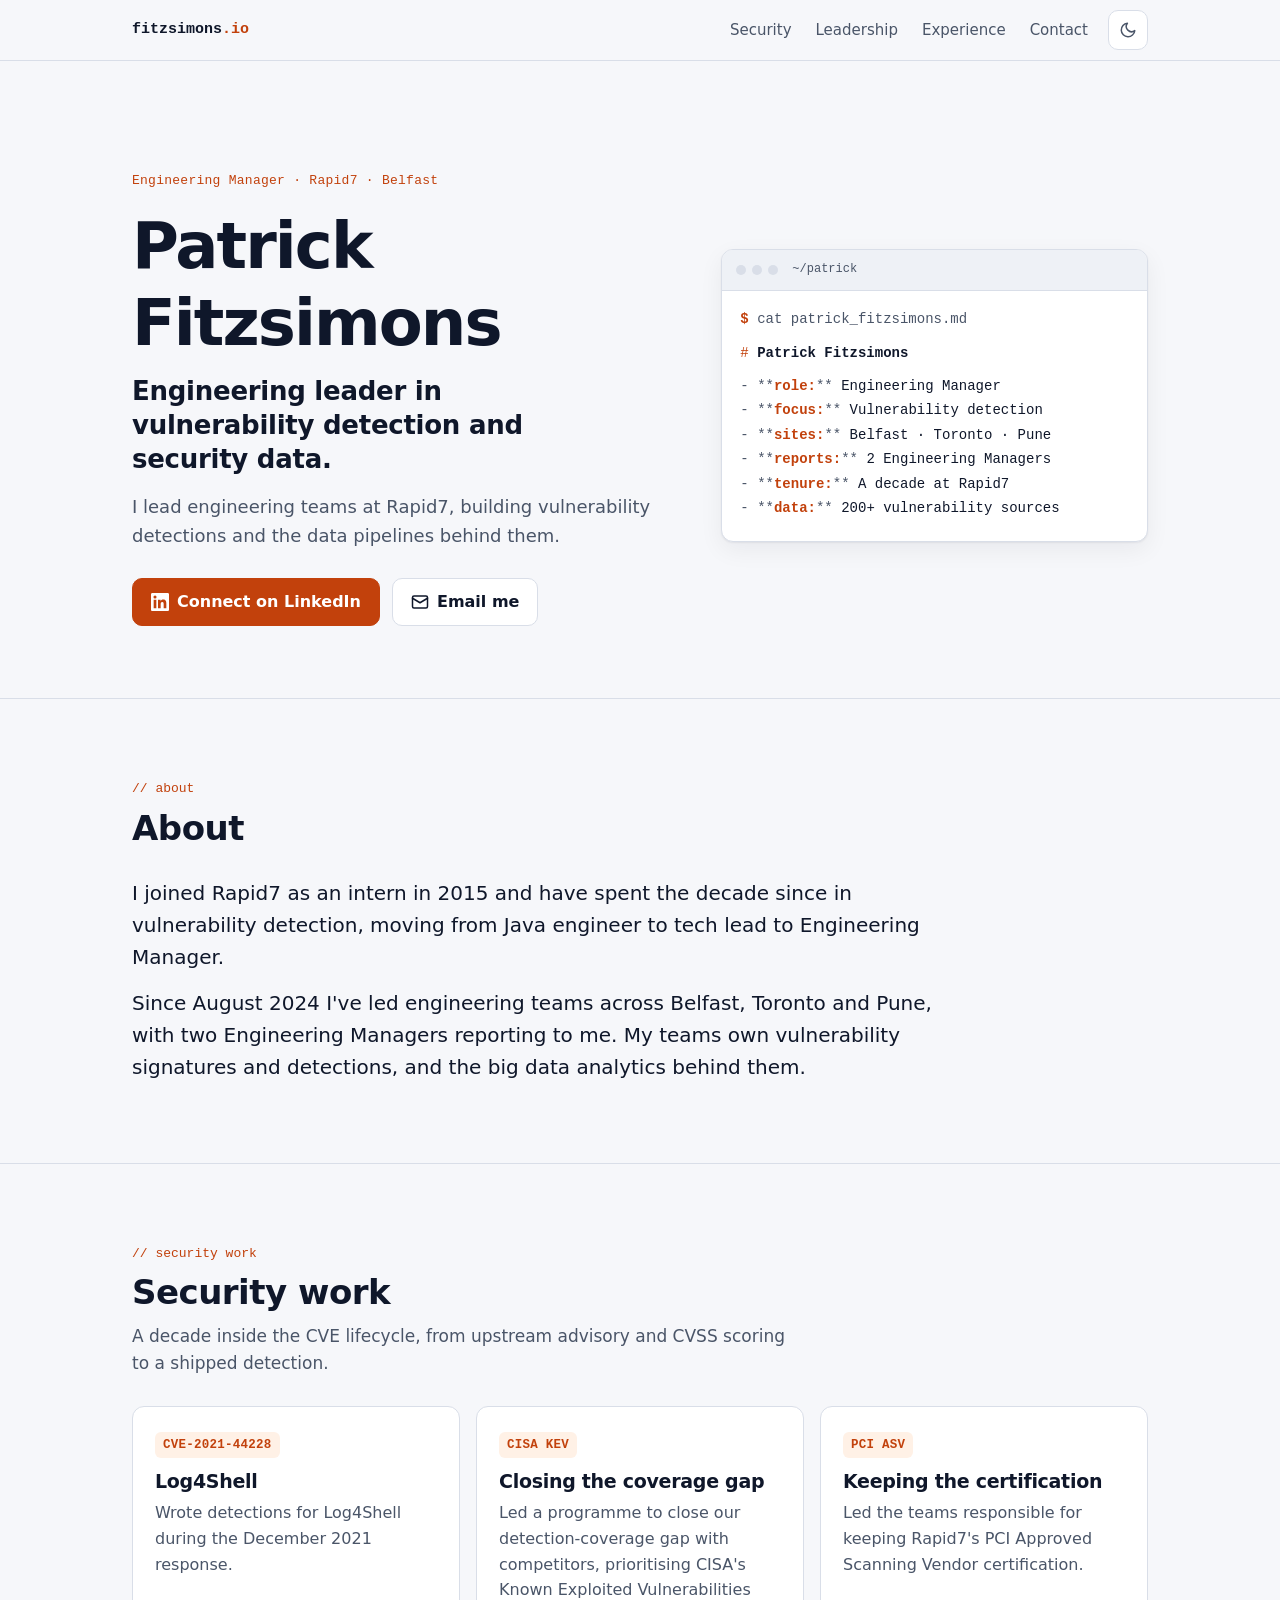
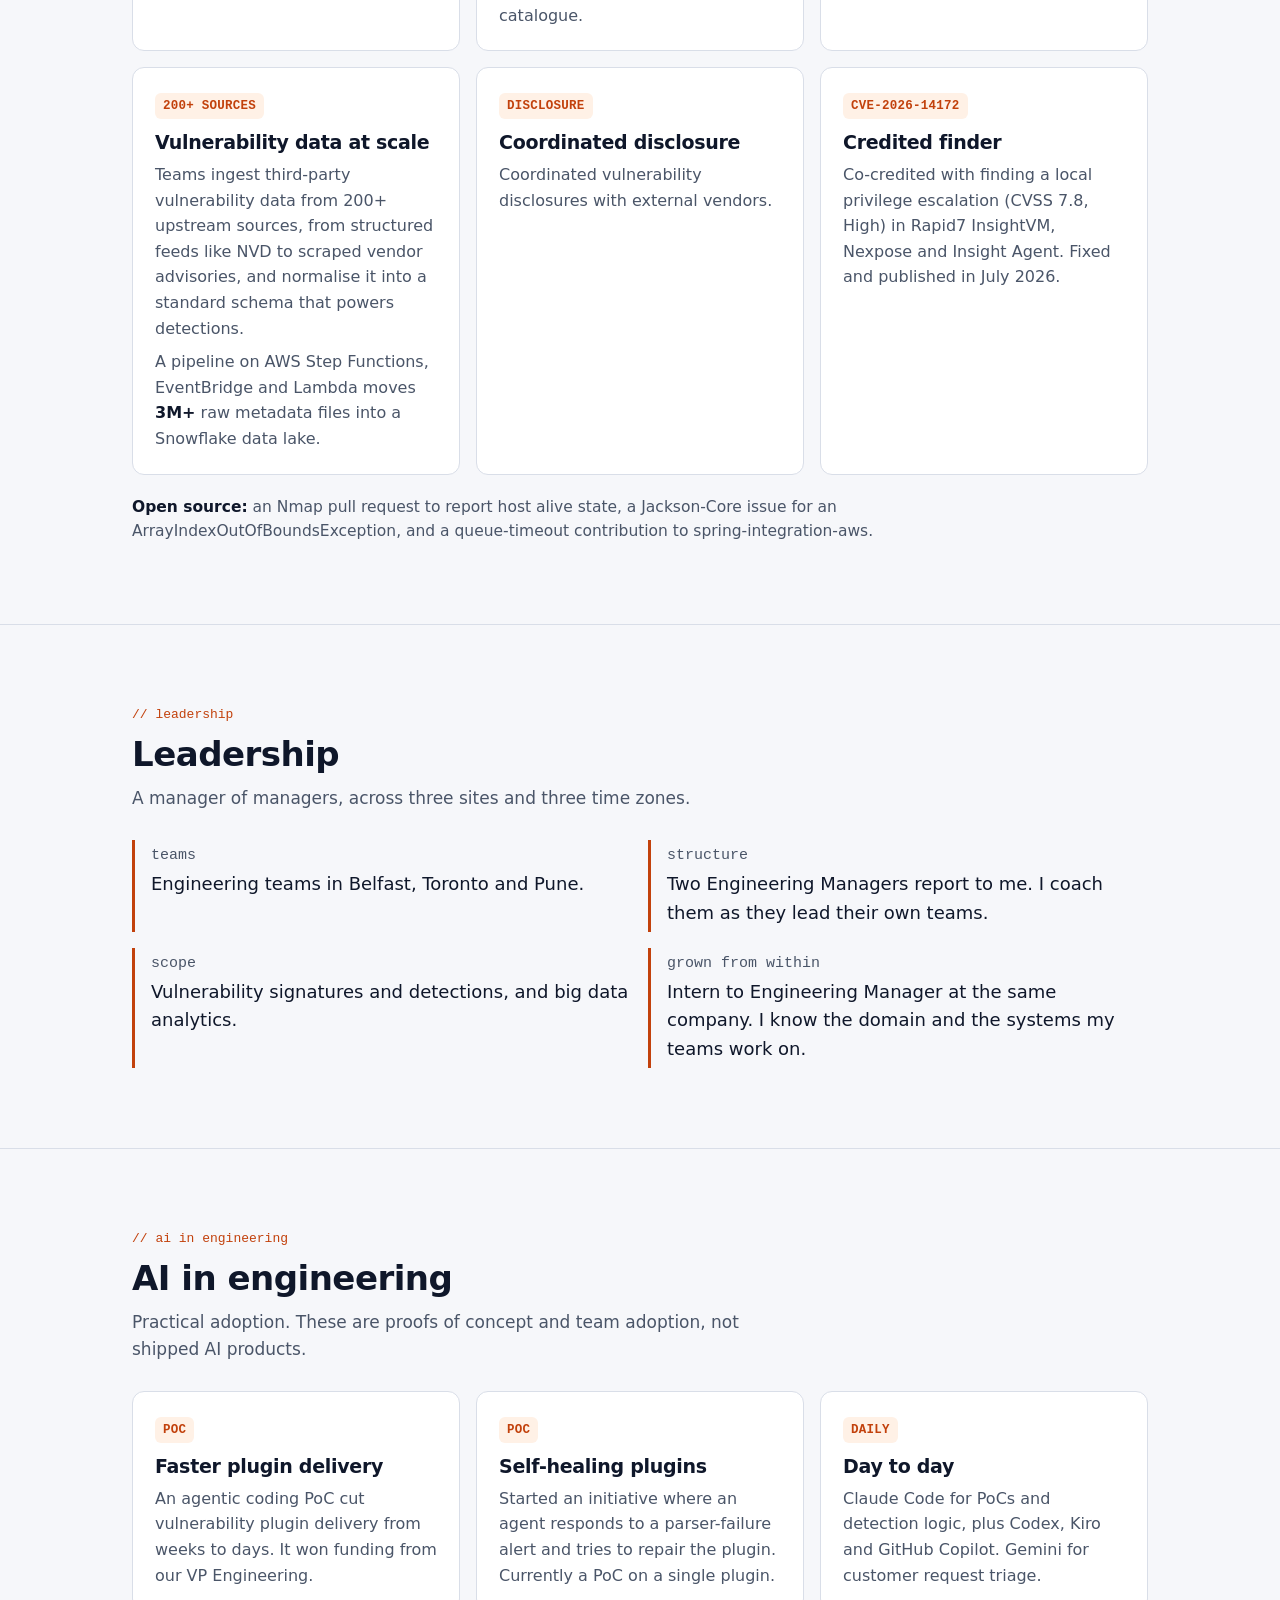
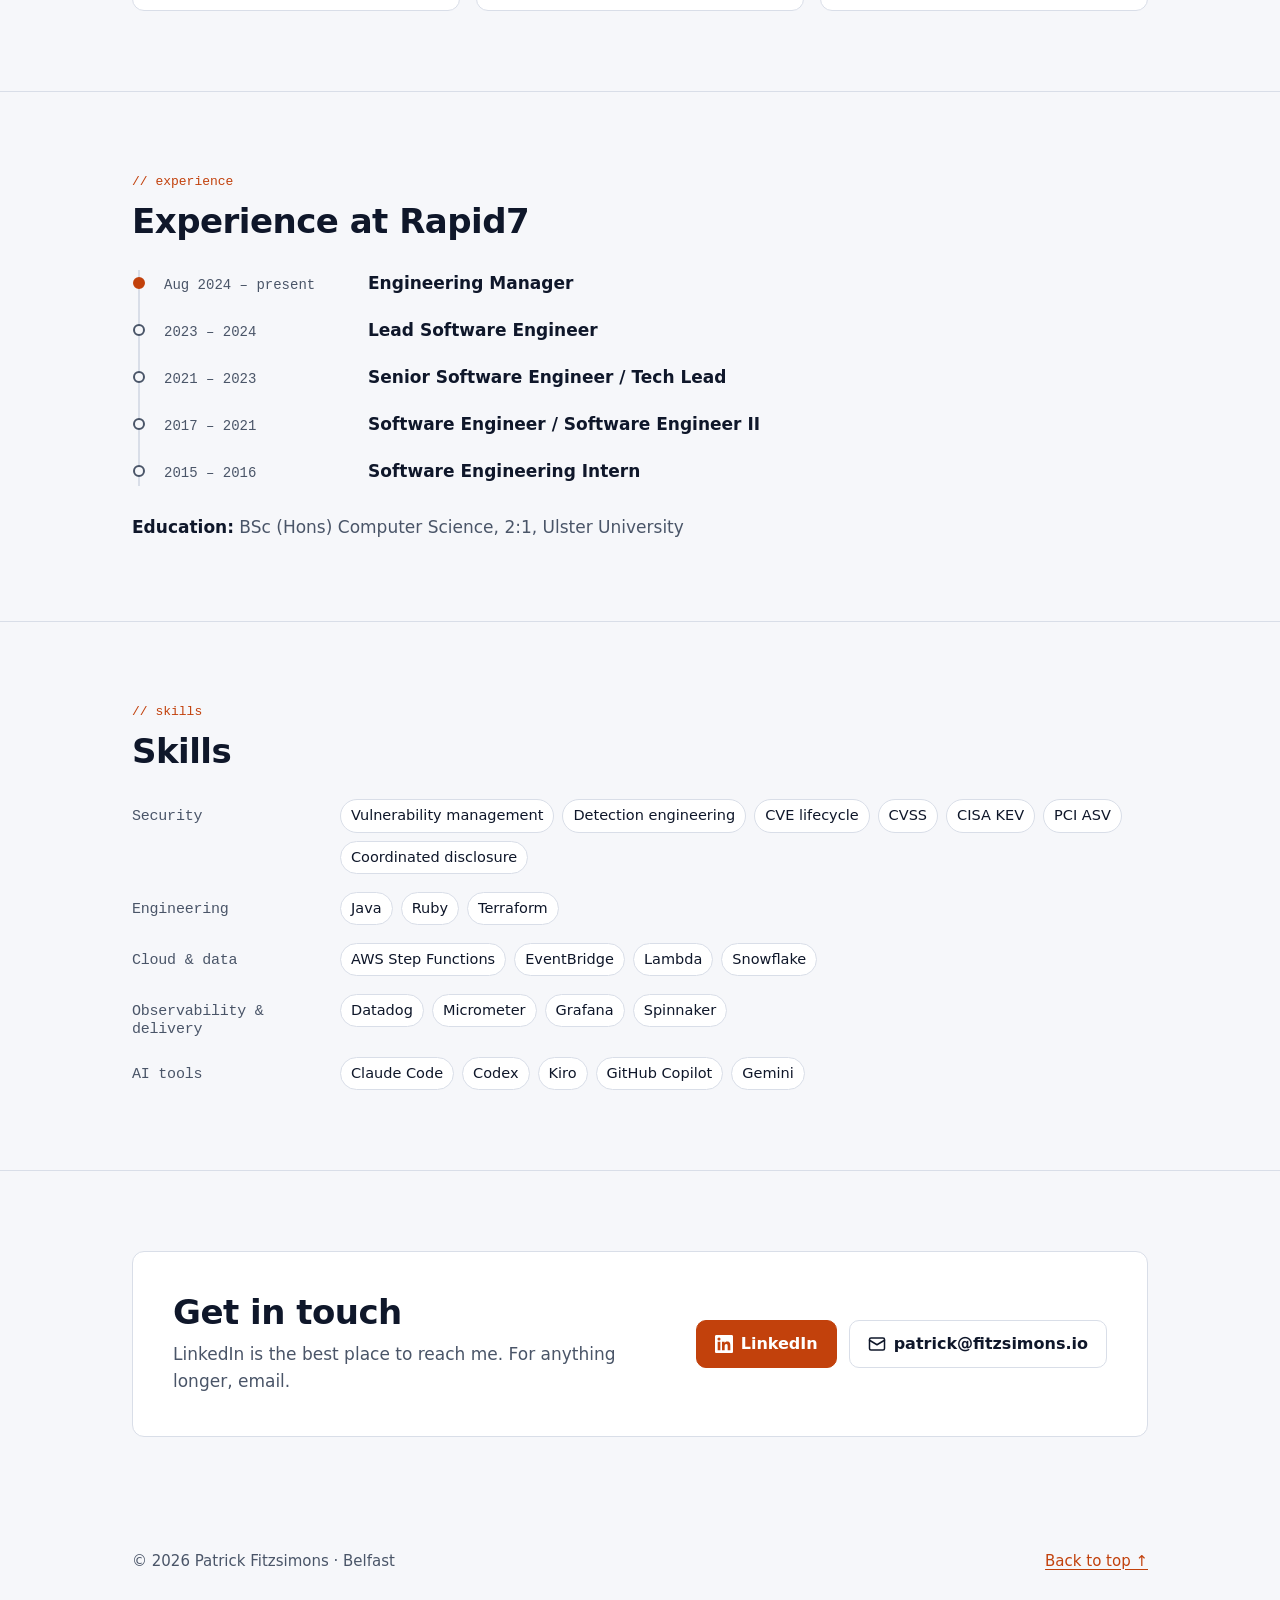
<file: index.html>
<!doctype html>
<html lang="en-GB">
<head>
  <meta charset="utf-8" />
  <meta name="viewport" content="width=device-width, initial-scale=1" />

  <title>Patrick Fitzsimons — Engineering leader in vulnerability detection</title>
  <meta name="description" content="Engineering Manager at Rapid7, Belfast. I lead engineering teams across Belfast, Toronto and Pune working on vulnerability detection and security data." />
  <meta name="author" content="Patrick Fitzsimons" />
  <link rel="canonical" href="https://www.fitzsimons.io/" />
  <meta name="theme-color" content="#f6f7fa" media="(prefers-color-scheme: light)" />
  <meta name="theme-color" content="#0b1220" media="(prefers-color-scheme: dark)" />

  <!-- Open Graph / Twitter -->
  <meta property="og:type" content="profile" />
  <meta property="og:site_name" content="Patrick Fitzsimons" />
  <meta property="og:title" content="Patrick Fitzsimons — Engineering leader in vulnerability detection" />
  <meta property="og:description" content="Engineering Manager at Rapid7, Belfast. I lead engineering teams across Belfast, Toronto and Pune working on vulnerability detection and security data." />
  <meta property="og:url" content="https://www.fitzsimons.io/" />
  <meta property="og:image" content="https://www.fitzsimons.io/og-image.png" />
  <meta property="og:image:width" content="1200" />
  <meta property="og:image:height" content="630" />
  <meta property="og:image:alt" content="Patrick Fitzsimons — Engineering leader in vulnerability detection and security data" />
  <meta property="og:locale" content="en_GB" />
  <meta property="profile:first_name" content="Patrick" />
  <meta property="profile:last_name" content="Fitzsimons" />
  <meta name="twitter:card" content="summary_large_image" />
  <meta name="twitter:title" content="Patrick Fitzsimons — Engineering leader in vulnerability detection" />
  <meta name="twitter:description" content="Engineering Manager at Rapid7, Belfast. I lead engineering teams across Belfast, Toronto and Pune working on vulnerability detection and security data." />
  <meta name="twitter:image" content="https://www.fitzsimons.io/og-image.png" />

  <link rel="icon" href="icon.svg" type="image/svg+xml" />
  <link rel="apple-touch-icon" href="apple-touch-icon.png" />

  <script>
    // Apply a saved theme before first paint; otherwise follow the system.
    try {
      var t = localStorage.getItem('theme');
      if (t === 'light' || t === 'dark') document.documentElement.setAttribute('data-theme', t);
    } catch (e) {}
  </script>
  <link rel="stylesheet" href="css/main.css" />

  <script type="application/ld+json">
  {
    "@context": "https://schema.org",
    "@type": "Person",
    "name": "Patrick Fitzsimons",
    "url": "https://www.fitzsimons.io/",
    "email": "mailto:patrick@fitzsimons.io",
    "jobTitle": "Engineering Manager",
    "worksFor": { "@type": "Organization", "name": "Rapid7", "url": "https://www.rapid7.com/" },
    "address": { "@type": "PostalAddress", "addressLocality": "Belfast", "addressRegion": "Northern Ireland", "addressCountry": "GB" },
    "alumniOf": { "@type": "CollegeOrUniversity", "name": "Ulster University" },
    "knowsAbout": ["Vulnerability management", "Detection engineering", "CVE", "CVSS", "Engineering management"],
    "sameAs": ["https://www.linkedin.com/in/patrick-fitzsimons-221917107/"]
  }
  </script>
</head>

<body>
  <a class="skip-link" href="#main">Skip to content</a>

  <header class="site-header">
    <nav class="container nav" aria-label="Primary">
      <a class="mark" href="#top" aria-label="Patrick Fitzsimons, back to top">fitzsimons<span>.io</span></a>
      <div class="nav-links">
        <a href="#security">Security</a>
        <a href="#leadership">Leadership</a>
        <a href="#experience">Experience</a>
        <a href="#contact">Contact</a>
        <button class="theme-toggle" type="button" id="themeToggle" aria-label="Switch colour theme">
          <svg class="icon-moon" viewBox="0 0 24 24" fill="none" stroke="currentColor" stroke-width="2" stroke-linecap="round" stroke-linejoin="round" aria-hidden="true"><path d="M21 12.8A9 9 0 1 1 11.2 3a7 7 0 0 0 9.8 9.8z"/></svg>
          <svg class="icon-sun" viewBox="0 0 24 24" fill="none" stroke="currentColor" stroke-width="2" stroke-linecap="round" stroke-linejoin="round" aria-hidden="true"><circle cx="12" cy="12" r="4"/><path d="M12 2v2M12 20v2M4.9 4.9l1.4 1.4M17.7 17.7l1.4 1.4M2 12h2M20 12h2M4.9 19.1l1.4-1.4M17.7 6.3l1.4-1.4"/></svg>
        </button>
      </div>
    </nav>
  </header>

  <main id="main">
    <!-- Hero -->
    <section class="hero" id="top" aria-labelledby="name">
      <div class="container hero-grid">
        <div>
          <span class="eyebrow">Engineering Manager · Rapid7 · Belfast</span>
          <h1 id="name">Patrick Fitzsimons</h1>
          <p class="positioning">Engineering leader in vulnerability detection and security data.</p>
          <p class="lede">I lead engineering teams at Rapid7, building vulnerability detections and the data pipelines behind them.</p>
          <div class="cta">
            <a class="btn btn-primary" href="https://www.linkedin.com/in/patrick-fitzsimons-221917107/" rel="noopener">
              <svg viewBox="0 0 24 24" fill="currentColor" aria-hidden="true"><path d="M20.45 20.45h-3.56v-5.57c0-1.33-.03-3.04-1.85-3.04-1.85 0-2.14 1.45-2.14 2.94v5.67H9.35V9h3.41v1.56h.05c.48-.9 1.64-1.85 3.37-1.85 3.6 0 4.27 2.37 4.27 5.46v6.28zM5.34 7.43a2.06 2.06 0 1 1 0-4.13 2.06 2.06 0 0 1 0 4.13zM7.12 20.45H3.56V9h3.56v11.45zM22.22 0H1.77C.79 0 0 .77 0 1.73v20.54C0 23.23.79 24 1.77 24h20.45c.98 0 1.78-.77 1.78-1.73V1.73C24 .77 23.2 0 22.22 0z"/></svg>
              Connect on LinkedIn
            </a>
            <a class="btn" href="mailto:patrick@fitzsimons.io">
              <svg viewBox="0 0 24 24" fill="none" stroke="currentColor" stroke-width="2" stroke-linecap="round" stroke-linejoin="round" aria-hidden="true"><rect x="2" y="4" width="20" height="16" rx="2"/><path d="m22 7-10 6L2 7"/></svg>
              Email me
            </a>
          </div>
        </div>

        <aside class="record" aria-label="At a glance">
          <div class="record-bar" aria-hidden="true"><i></i><i></i><i></i><span>~/patrick</span></div>
          <div class="md">
            <p class="prompt" aria-hidden="true"><b>$</b> cat patrick_fitzsimons.md</p>
            <p class="md-h1"><span class="md-syn" aria-hidden="true"># </span>Patrick Fitzsimons</p>
            <ul>
              <li><span class="md-syn" aria-hidden="true">- </span><strong><span class="md-syn" aria-hidden="true">**</span>role:<span class="md-syn" aria-hidden="true">**</span></strong> Engineering Manager</li>
              <li><span class="md-syn" aria-hidden="true">- </span><strong><span class="md-syn" aria-hidden="true">**</span>focus:<span class="md-syn" aria-hidden="true">**</span></strong> Vulnerability detection</li>
              <li><span class="md-syn" aria-hidden="true">- </span><strong><span class="md-syn" aria-hidden="true">**</span>sites:<span class="md-syn" aria-hidden="true">**</span></strong> Belfast · Toronto · Pune</li>
              <li><span class="md-syn" aria-hidden="true">- </span><strong><span class="md-syn" aria-hidden="true">**</span>reports:<span class="md-syn" aria-hidden="true">**</span></strong> 2 Engineering Managers</li>
              <li><span class="md-syn" aria-hidden="true">- </span><strong><span class="md-syn" aria-hidden="true">**</span>tenure:<span class="md-syn" aria-hidden="true">**</span></strong> A decade at Rapid7</li>
              <li><span class="md-syn" aria-hidden="true">- </span><strong><span class="md-syn" aria-hidden="true">**</span>data:<span class="md-syn" aria-hidden="true">**</span></strong> 200+ vulnerability sources</li>
            </ul>
          </div>
        </aside>
      </div>
    </section>

    <!-- About -->
    <section class="section about" id="about" aria-labelledby="about-title">
      <div class="container">
        <div class="section-head">
          <span class="label">// about</span>
          <h2 id="about-title">About</h2>
        </div>
        <p>I joined Rapid7 as an intern in 2015 and have spent the decade since in vulnerability detection, moving from Java engineer to tech lead to Engineering Manager.</p>
        <p>Since August 2024 I've led engineering teams across Belfast, Toronto and Pune, with two Engineering Managers reporting to me. My teams own vulnerability signatures and detections, and the big data analytics behind them.</p>
      </div>
    </section>

    <!-- Security -->
    <section class="section" id="security" aria-labelledby="security-title">
      <div class="container">
        <div class="section-head">
          <span class="label">// security work</span>
          <h2 id="security-title">Security work</h2>
          <p>A decade inside the CVE lifecycle, from upstream advisory and CVSS scoring to a shipped detection.</p>
        </div>

        <div class="cards three">
          <article class="card">
            <span class="id">CVE-2021-44228</span>
            <h3>Log4Shell</h3>
            <p>Wrote detections for Log4Shell during the December 2021 response.</p>
          </article>
          <article class="card">
            <span class="id">CISA KEV</span>
            <h3>Closing the coverage gap</h3>
            <p>Led a programme to close our detection-coverage gap with competitors, prioritising CISA's Known Exploited Vulnerabilities catalogue.</p>
          </article>
          <article class="card">
            <span class="id">PCI ASV</span>
            <h3>Keeping the certification</h3>
            <p>Led the teams responsible for keeping Rapid7's PCI Approved Scanning Vendor certification.</p>
          </article>
          <article class="card">
            <span class="id">200+ SOURCES</span>
            <h3>Vulnerability data at scale</h3>
            <p>Teams ingest third-party vulnerability data from 200+ upstream sources, from structured feeds like NVD to scraped vendor advisories, and normalise it into a standard schema that powers detections.</p>
            <p>A pipeline on AWS Step Functions, EventBridge and Lambda moves <strong>3M+</strong> raw metadata files into a Snowflake data lake.</p>
          </article>
          <article class="card">
            <span class="id">DISCLOSURE</span>
            <h3>Coordinated disclosure</h3>
            <p>Coordinated vulnerability disclosures with external vendors.</p>
          </article>
          <article class="card">
            <a class="id" href="https://www.cve.org/CVERecord?id=CVE-2026-14172" rel="noopener">CVE-2026-14172</a>
            <h3>Credited finder</h3>
            <p>Co-credited with finding a local privilege escalation (CVSS 7.8, High) in Rapid7 InsightVM, Nexpose and Insight Agent. Fixed and published in July 2026.</p>
          </article>
        </div>

        <p class="note"><b>Open source:</b> an Nmap pull request to report host alive state, a Jackson-Core issue for an ArrayIndexOutOfBoundsException, and a queue-timeout contribution to spring-integration-aws.</p>
      </div>
    </section>

    <!-- Leadership -->
    <section class="section" id="leadership" aria-labelledby="leadership-title">
      <div class="container">
        <div class="section-head">
          <span class="label">// leadership</span>
          <h2 id="leadership-title">Leadership</h2>
          <p>A manager of managers, across three sites and three time zones.</p>
        </div>
        <ul class="facts">
          <li><b>teams</b><span>Engineering teams in Belfast, Toronto and Pune.</span></li>
          <li><b>structure</b><span>Two Engineering Managers report to me. I coach them as they lead their own teams.</span></li>
          <li><b>scope</b><span>Vulnerability signatures and detections, and big data analytics.</span></li>
          <li><b>grown from within</b><span>Intern to Engineering Manager at the same company. I know the domain and the systems my teams work on.</span></li>
        </ul>
      </div>
    </section>

    <!-- AI -->
    <section class="section" id="ai" aria-labelledby="ai-title">
      <div class="container">
        <div class="section-head">
          <span class="label">// ai in engineering</span>
          <h2 id="ai-title">AI in engineering</h2>
          <p>Practical adoption. These are proofs of concept and team adoption, not shipped AI products.</p>
        </div>
        <div class="cards three">
          <article class="card">
            <span class="id">POC</span>
            <h3>Faster plugin delivery</h3>
            <p>An agentic coding PoC cut vulnerability plugin delivery from weeks to days. It won funding from our VP Engineering.</p>
          </article>
          <article class="card">
            <span class="id">POC</span>
            <h3>Self-healing plugins</h3>
            <p>Started an initiative where an agent responds to a parser-failure alert and tries to repair the plugin. Currently a PoC on a single plugin.</p>
          </article>
          <article class="card">
            <span class="id">DAILY</span>
            <h3>Day to day</h3>
            <p>Claude Code for PoCs and detection logic, plus Codex, Kiro and GitHub Copilot. Gemini for customer request triage.</p>
          </article>
        </div>
      </div>
    </section>

    <!-- Experience -->
    <section class="section" id="experience" aria-labelledby="experience-title">
      <div class="container">
        <div class="section-head">
          <span class="label">// experience</span>
          <h2 id="experience-title">Experience at Rapid7</h2>
        </div>
        <ol class="timeline">
          <li class="current"><time>Aug 2024 – present</time><span class="role">Engineering Manager</span></li>
          <li><time>2023 – 2024</time><span class="role">Lead Software Engineer</span></li>
          <li><time>2021 – 2023</time><span class="role">Senior Software Engineer / Tech Lead</span></li>
          <li><time>2017 – 2021</time><span class="role">Software Engineer / Software Engineer II</span></li>
          <li><time>2015 – 2016</time><span class="role">Software Engineering Intern</span></li>
        </ol>
        <p class="edu"><b>Education:</b> BSc (Hons) Computer Science, 2:1, Ulster University</p>
      </div>
    </section>

    <!-- Skills -->
    <section class="section" id="skills" aria-labelledby="skills-title">
      <div class="container">
        <div class="section-head">
          <span class="label">// skills</span>
          <h2 id="skills-title">Skills</h2>
        </div>
        <div class="skills">
          <div>
            <h3>Security</h3>
            <ul class="tags"><li>Vulnerability management</li><li>Detection engineering</li><li>CVE lifecycle</li><li>CVSS</li><li>CISA KEV</li><li>PCI ASV</li><li>Coordinated disclosure</li></ul>
          </div>
          <div>
            <h3>Engineering</h3>
            <ul class="tags"><li>Java</li><li>Ruby</li><li>Terraform</li></ul>
          </div>
          <div>
            <h3>Cloud &amp; data</h3>
            <ul class="tags"><li>AWS Step Functions</li><li>EventBridge</li><li>Lambda</li><li>Snowflake</li></ul>
          </div>
          <div>
            <h3>Observability &amp; delivery</h3>
            <ul class="tags"><li>Datadog</li><li>Micrometer</li><li>Grafana</li><li>Spinnaker</li></ul>
          </div>
          <div>
            <h3>AI tools</h3>
            <ul class="tags"><li>Claude Code</li><li>Codex</li><li>Kiro</li><li>GitHub Copilot</li><li>Gemini</li></ul>
          </div>
        </div>
      </div>
    </section>

    <!-- Contact -->
    <section class="section" id="contact" aria-labelledby="contact-title">
      <div class="container">
        <div class="contact-box">
          <div>
            <h2 id="contact-title">Get in touch</h2>
            <p>LinkedIn is the best place to reach me. For anything longer, email.</p>
          </div>
          <div class="cta">
            <a class="btn btn-primary" href="https://www.linkedin.com/in/patrick-fitzsimons-221917107/" rel="noopener">
              <svg viewBox="0 0 24 24" fill="currentColor" aria-hidden="true"><path d="M20.45 20.45h-3.56v-5.57c0-1.33-.03-3.04-1.85-3.04-1.85 0-2.14 1.45-2.14 2.94v5.67H9.35V9h3.41v1.56h.05c.48-.9 1.64-1.85 3.37-1.85 3.6 0 4.27 2.37 4.27 5.46v6.28zM5.34 7.43a2.06 2.06 0 1 1 0-4.13 2.06 2.06 0 0 1 0 4.13zM7.12 20.45H3.56V9h3.56v11.45zM22.22 0H1.77C.79 0 0 .77 0 1.73v20.54C0 23.23.79 24 1.77 24h20.45c.98 0 1.78-.77 1.78-1.73V1.73C24 .77 23.2 0 22.22 0z"/></svg>
              LinkedIn
            </a>
            <a class="btn" href="mailto:patrick@fitzsimons.io">
              <svg viewBox="0 0 24 24" fill="none" stroke="currentColor" stroke-width="2" stroke-linecap="round" stroke-linejoin="round" aria-hidden="true"><rect x="2" y="4" width="20" height="16" rx="2"/><path d="m22 7-10 6L2 7"/></svg>
              patrick@fitzsimons.io
            </a>
          </div>
        </div>
      </div>
    </section>
  </main>

  <footer class="site-footer">
    <div class="container">
      <p>© <span id="year">2026</span> Patrick Fitzsimons · Belfast</p>
      <p><a href="#top">Back to top ↑</a></p>
    </div>
  </footer>

  <script>
    (function () {
      var root = document.documentElement;
      var toggle = document.getElementById('themeToggle');
      function isDark() {
        var t = root.getAttribute('data-theme');
        if (t) return t === 'dark';
        return window.matchMedia('(prefers-color-scheme: dark)').matches;
      }
      function label() {
        toggle.setAttribute('aria-label', isDark() ? 'Switch to light theme' : 'Switch to dark theme');
      }
      toggle.addEventListener('click', function () {
        var next = isDark() ? 'light' : 'dark';
        root.setAttribute('data-theme', next);
        try { localStorage.setItem('theme', next); } catch (e) {}
        label();
      });
      label();
      document.getElementById('year').textContent = new Date().getFullYear();
    })();
  </script>
</body>
</html>
</file>
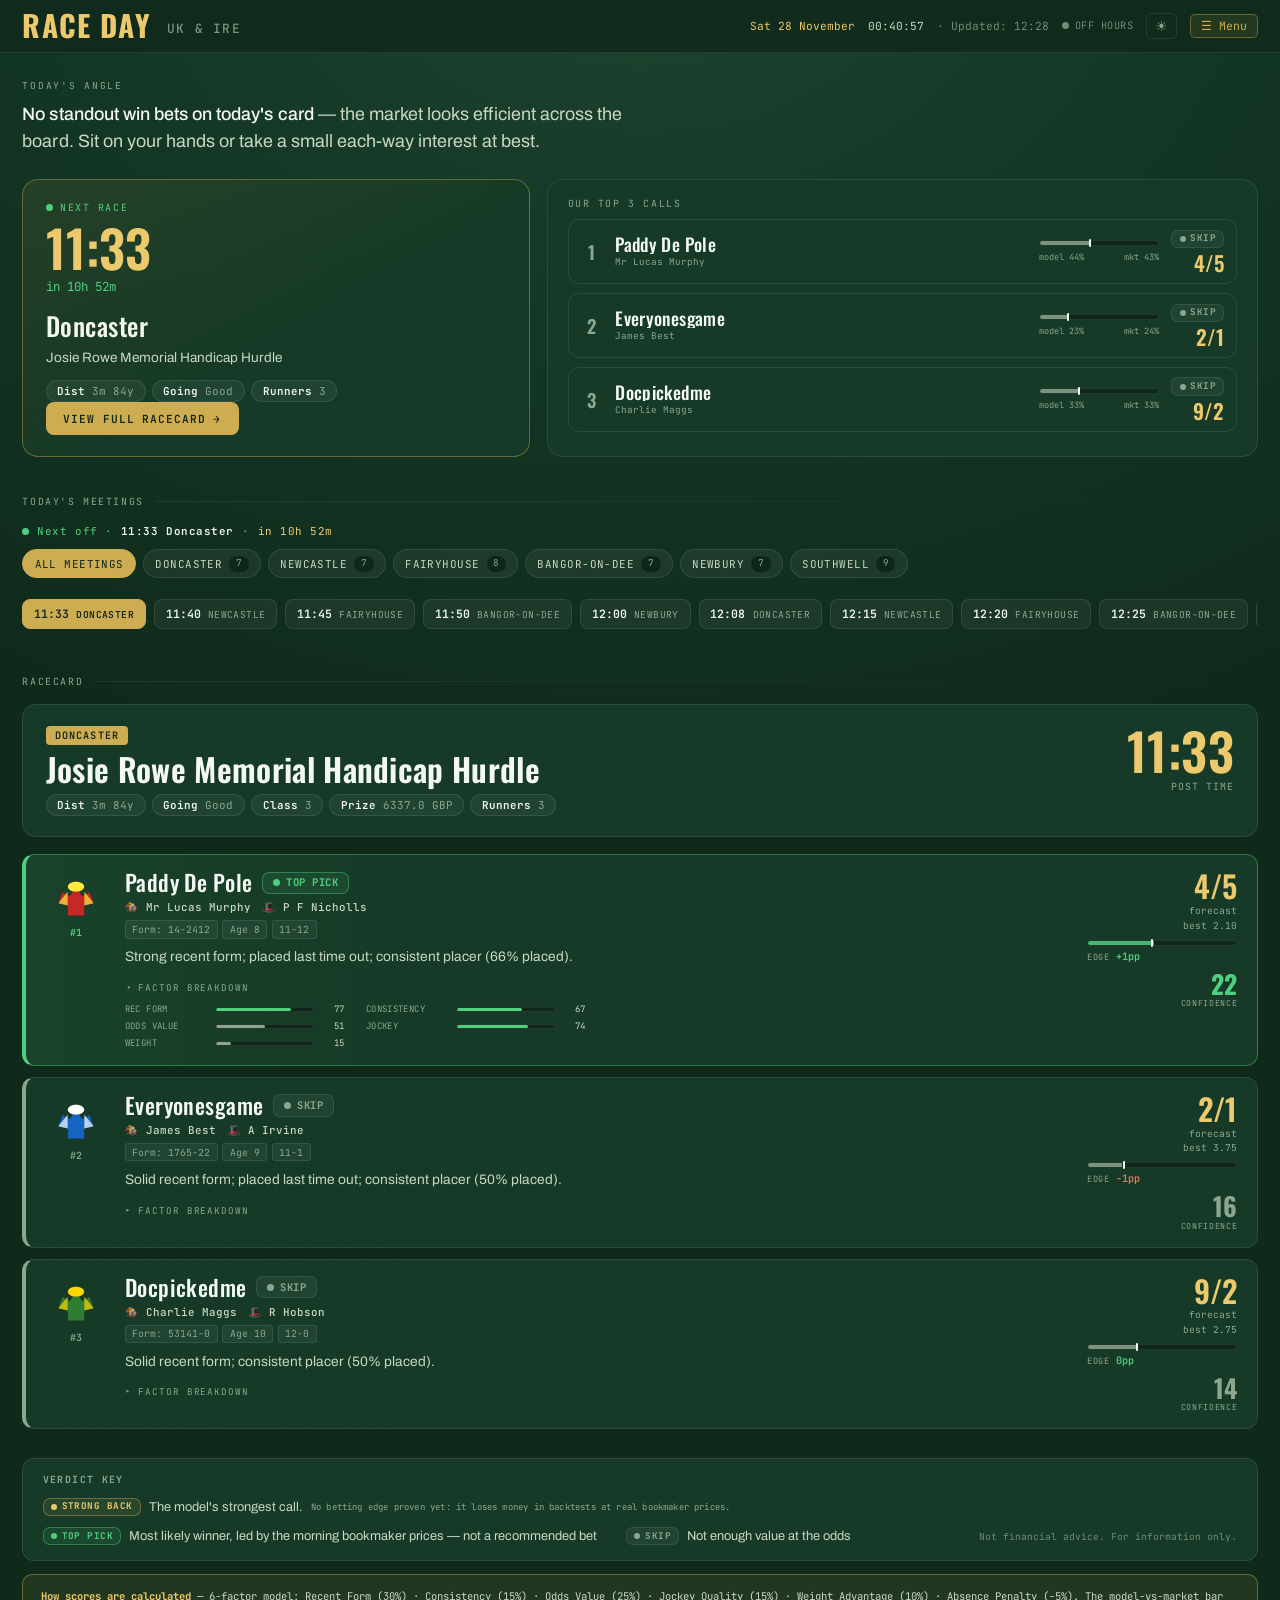
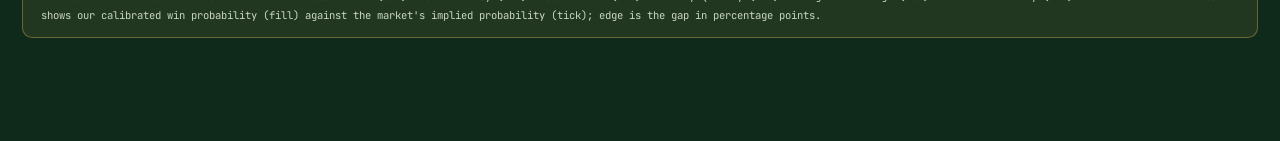
<file: horses/index.html>
<!DOCTYPE html>
<html lang="en">
<head>
  <meta charset="UTF-8" />
  <meta name="viewport" content="width=device-width, initial-scale=1.0" />
  <title>Race Day — UK & Ireland Horse Racing</title>
  <link rel="preconnect" href="https://fonts.googleapis.com" />
  <link rel="preconnect" href="https://fonts.gstatic.com" crossorigin />
  <link href="https://fonts.googleapis.com/css2?family=Oswald:wght@400;500;600;700&family=Archivo:ital,wght@0,400;0,500;0,600;1,400&family=JetBrains+Mono:wght@400;500;600&display=swap" rel="stylesheet" />
  <style>
    /* ══════════════════════════════════════════════════════════
       DESIGN TOKENS — everything reads from here. Two themes,
       identical token names, so both "just work".
       ══════════════════════════════════════════════════════════ */
    :root {
      /* Text roles */
      --tx:   #f3f8f0;   /* primary */
      --tx2:  #c9d7c5;   /* secondary body */
      --mut:  #8ca690;   /* labels */
      --fnt2: #728a76;   /* dim */
      --fnt:  #5e7663;   /* dimmer */

      /* Brand */
      --gold:  #cdac52;  /* base gold */
      --goldB: #ecc96d;  /* bright gold emphasis */
      --back:  #4fd07f;  /* positive green */
      --neg:   #e57a58;  /* warm red (negative edge) */

      /* Surfaces — page gradient + panels */
      --g1: #1f4530;
      --g2: #143726;
      --g3: #0f2a1a;
      --panel:  #163a27;
      --panel2: #123120;
      --hbg:    rgba(16,42,27,.88);
      --inset:  #0e2718;

      /* Lines / dividers / chips */
      --line: rgba(255,255,255,.09);
      --chip: rgba(255,255,255,.05);
      --ldiv: rgba(255,255,255,.07);

      /* Accent borders + backgrounds */
      --gold-bd:  rgba(205,172,82,.42);
      --gold-bg:  rgba(205,172,82,.10);
      --green-bd: rgba(79,208,127,.42);
      --green-bg: rgba(79,208,127,.10);

      /* Text sitting on a solid gold fill (always dark) */
      --onGold: #10261a;

      /* Fonts */
      --display: 'Oswald', sans-serif;
      --body:    'Archivo', sans-serif;
      --mono:    'JetBrains Mono', monospace;

      --drawer-w: 420px;

      /* ── back-compat aliases (drawers / accuracy / picks CSS) ── */
      --turf:          var(--g3);
      --card:          var(--panel);
      --cream:         var(--tx);
      --dim:           var(--mut);
      --gold-lt:       var(--goldB);
      --green:         var(--back);
      --amber:         #e0a83c;
      --red:           var(--neg);
      --sans:          var(--body);
      --header-bg:     var(--hbg);
      --drawer-bg:     var(--panel2);
      --select-opt-bg: var(--inset);
      --people-strong: var(--tx2);
    }

    html[data-theme="light"] {
      --tx:   #16281c;
      --tx2:  #2f4433;
      --mut:  #566a58;
      --fnt2: #6c8070;
      --fnt:  #869a89;

      --gold:  #9a6f20;
      --goldB: #7d5514;
      --back:  #1f8a47;
      --neg:   #c0492f;

      --g1: #f2f5ec;
      --g2: #e6ecdc;
      --g3: #dde6d4;
      --panel:  #ffffff;
      --panel2: #f6f9f0;
      --hbg:    rgba(242,245,236,.9);
      --inset:  #eef3e6;

      --line: rgba(0,0,0,.10);
      --chip: rgba(0,0,0,.035);
      --ldiv: rgba(0,0,0,.08);

      --gold-bd:  rgba(154,111,32,.40);
      --gold-bg:  rgba(154,111,32,.09);
      --green-bd: rgba(31,138,71,.40);
      --green-bg: rgba(31,138,71,.09);

      --onGold: #fdf8ec;
      --amber:  #b07000;
    }

    /* Verdict tokens — 3 states. Each sets local vars a card/chip reads. */
    .v-strong  { --vt: var(--goldB); --vbg: var(--gold-bg);  --vbd: var(--gold-bd);  --vcard: rgba(205,172,82,.055); }
    .v-notable { --vt: var(--back);  --vbg: var(--green-bg); --vbd: var(--green-bd); --vcard: rgba(79,208,127,.05); }
    .v-skip    { --vt: var(--mut);   --vbg: var(--chip);     --vbd: var(--line);     --vcard: transparent; }
    .v-nr      { --vt: var(--dim);   --vbg: var(--chip);     --vbd: var(--line);     --vcard: transparent; }

    *, *::before, *::after { box-sizing: border-box; margin: 0; padding: 0; }
    body {
      font-family: var(--body); color: var(--tx); min-height: 100vh; overflow-x: hidden;
      background:
        radial-gradient(1200px 900px at 50% -10%, var(--g1), var(--g2) 45%, var(--g3) 100%),
        var(--g3);
      background-attachment: fixed;
    }

    /* ── HEADER ── */
    #header {
      position: sticky; top: 0; z-index: 200;
      background: var(--hbg); backdrop-filter: blur(14px);
      border-bottom: 1px solid var(--line);
      padding: .7rem 1.4rem;
      display: flex; align-items: center; gap: 1rem; flex-wrap: wrap;
    }
    #header h1 { font-family: var(--display); font-weight: 700; font-size: 1.85rem; letter-spacing: .04em; color: var(--goldB); line-height: 1; }
    #header h1 span { font-family: var(--mono); font-weight: 500; font-size: .8rem; color: var(--tx2); opacity: .6; margin-left: .45rem; vertical-align: middle; }

    /* Utility cluster — always right-aligned, wraps as a unit */
    #header-meta {
      margin-left: auto; display: flex; align-items: center; gap: .8rem;
      font-family: var(--mono); font-size: .7rem; color: var(--mut); flex-wrap: wrap; justify-content: flex-end;
    }
    #date-disp { color: var(--goldB); white-space: nowrap; }
    #clock { color: var(--tx2); white-space: nowrap; font-variant-numeric: tabular-nums; }
    #upd-disp { color: var(--fnt2); white-space: nowrap; }
    .hbtn {
      background: none; border: 1px solid var(--line); color: var(--mut);
      padding: .3rem .55rem; border-radius: 5px; cursor: pointer;
      font-family: var(--mono); font-size: .72rem; line-height: 1; transition: all .2s;
    }
    .hbtn:hover { border-color: var(--gold); color: var(--gold); }
    #theme-btn { font-size: .9rem; padding: .3rem .5rem; }
    #live-pill {
      display: inline-flex; align-items: center; gap: .38rem;
      font-family: var(--mono); font-size: .64rem; letter-spacing: .05em;
      color: var(--fnt2); transition: color .3s; white-space: nowrap;
    }
    #live-pill .ldot { width: 7px; height: 7px; border-radius: 50%; background: var(--fnt2); flex-shrink: 0; transition: background .3s; }
    #live-pill.active { color: var(--back); }
    #live-pill.active .ldot { background: var(--back); box-shadow: 0 0 0 0 rgba(79,208,127,.5); animation: livepulse 2s ease-out infinite; }
    @keyframes livepulse {
      0%   { box-shadow: 0 0 0 0 rgba(79,208,127,.5); }
      70%  { box-shadow: 0 0 0 6px rgba(79,208,127,0); }
      100% { box-shadow: 0 0 0 0 rgba(79,208,127,0); }
    }

    /* Hamburger menu */
    #menu-wrap { position: relative; }
    #menu-btn {
      display: flex; align-items: center; gap: .4rem;
      background: var(--gold-bg); border: 1px solid var(--gold-bd);
      color: var(--gold); padding: .3rem .62rem; border-radius: 5px;
      cursor: pointer; font-family: var(--mono); font-size: .72rem; line-height: 1;
      transition: all .2s; white-space: nowrap;
    }
    #menu-btn:hover { background: var(--gold-bg); border-color: var(--gold); }
    #menu-btn .menu-dot { width: 7px; height: 7px; border-radius: 50%; background: var(--gold); flex-shrink: 0; display: none; }
    #menu-btn.has-data .menu-dot { display: block; animation: pulse 2s ease infinite; }
    #header-menu {
      position: absolute; top: calc(100% + .45rem); right: 0;
      background: var(--panel2); border: 1px solid var(--line); border-radius: 8px;
      box-shadow: 0 10px 30px rgba(0,0,0,.4); min-width: 168px; padding: .3rem;
      display: none; flex-direction: column; gap: .15rem; z-index: 210;
    }
    #header-menu.open { display: flex; }
    #header-menu button {
      display: flex; align-items: center; gap: .6rem; width: 100%;
      background: none; border: none; color: var(--tx); text-align: left;
      font-family: var(--mono); font-size: .74rem; padding: .55rem .65rem;
      border-radius: 5px; cursor: pointer; transition: background .15s;
    }
    #header-menu button:hover { background: var(--gold-bg); color: var(--gold); }
    #header-menu button .mi-icon { font-size: .9rem; width: 18px; text-align: center; flex-shrink: 0; }
    #header-menu button .mi-dot { width: 6px; height: 6px; border-radius: 50%; background: var(--gold); margin-left: auto; opacity: 0; }
    #header-menu button.has-data .mi-dot { opacity: 1; animation: pulse 2s ease infinite; }
    @keyframes pulse { 0%,100%{opacity:1} 50%{opacity:.4} }

    /* ── MAIN ── */
    #main { max-width: 1380px; margin: 0 auto; padding: 1.6rem 1.4rem 4rem; transition: padding-right .35s ease; }
    body.drawer-open #main { padding-right: calc(var(--drawer-w) + 1.4rem); }

    /* Zone rhythm: generous spacing + mono section labels + fading rule */
    .zone { margin-bottom: 2.4rem; }
    .zone-label {
      display: flex; align-items: center; gap: .8rem;
      font-family: var(--mono); font-size: .62rem; color: var(--mut);
      letter-spacing: .16em; text-transform: uppercase; margin-bottom: 1rem;
    }
    .zone-label::after {
      content: ''; flex: 1; height: 1px;
      background: linear-gradient(90deg, var(--ldiv), transparent);
    }

    /* ══ TODAY'S ANGLE — opinionated editorial line ══ */
    #angle {
      font-family: var(--body); font-size: 1.12rem; line-height: 1.5; color: var(--tx2);
      margin-bottom: 1.5rem; max-width: 62ch; letter-spacing: .002em;
    }
    #angle .eyebrow {
      display: block; font-family: var(--mono); font-size: .6rem; color: var(--mut);
      letter-spacing: .18em; text-transform: uppercase; margin-bottom: .5rem;
    }
    #angle b { color: var(--goldB); font-weight: 700; }
    #angle .plain { color: var(--tx); font-weight: 500; }

    /* ══ HERO: Next race + Top 3 calls ══ */
    #hero {
      display: grid; grid-template-columns: minmax(240px, 1fr) minmax(320px, 1.4fr);
      gap: 1.1rem;
    }
    #nu-card {
      background: linear-gradient(150deg, var(--gold-bg), var(--panel) 55%);
      border: 1px solid var(--gold-bd); border-radius: 16px;
      padding: 1.3rem 1.4rem; display: flex; flex-direction: column;
    }
    #nu-label { display: inline-flex; align-items: center; gap: .45rem; font-family: var(--mono); font-size: .62rem; letter-spacing: .16em; text-transform: uppercase; color: var(--back); }
    #nu-label .ldot { width: 7px; height: 7px; border-radius: 50%; background: var(--back); animation: pulse 2s ease infinite; }
    #nu-time { font-family: var(--display); font-weight: 600; font-size: 3.2rem; color: var(--goldB); line-height: 1; margin-top: .55rem; }
    #nu-countdown { font-family: var(--mono); font-size: .78rem; color: var(--back); margin-top: .3rem; font-variant-numeric: tabular-nums; }
    #nu-course { font-family: var(--display); font-weight: 500; font-size: 1.6rem; letter-spacing: .02em; color: var(--tx); margin-top: .7rem; }
    #nu-title { font-family: var(--body); font-size: .85rem; color: var(--tx2); margin-top: .2rem; line-height: 1.45; }
    #nu-meta { display: flex; flex-wrap: wrap; gap: .4rem; margin-top: .8rem; }
    #nu-view {
      margin-top: auto; align-self: flex-start; background: var(--gold); color: var(--onGold); border: none;
      font-family: var(--mono); font-weight: 600; font-size: .7rem; letter-spacing: .08em;
      text-transform: uppercase; padding: .6rem 1.1rem; border-radius: 8px; cursor: pointer; transition: background .2s;
    }
    #nu-view:hover { background: var(--goldB); }

    /* Top 3 calls */
    #nu-calls {
      background: var(--panel); border: 1px solid var(--line); border-radius: 16px;
      padding: 1.1rem 1.2rem; display: flex; flex-direction: column; gap: .55rem;
    }
    .calls-title { font-family: var(--mono); font-size: .62rem; color: var(--mut); letter-spacing: .16em; text-transform: uppercase; }
    .call {
      display: grid; grid-template-columns: 22px 1fr minmax(96px,120px) auto;
      align-items: center; gap: .5rem .8rem;
      background: var(--vcard, transparent); border: 1px solid var(--vbd); border-radius: 11px;
      padding: .6rem .75rem; cursor: pointer; transition: border-color .2s, background .2s;
    }
    .call:hover { border-color: var(--vt); }
    .call-rank { font-family: var(--display); font-weight: 600; font-size: 1.15rem; color: var(--vt); text-align: center; }
    .call-main { min-width: 0; }
    .call-horse { font-family: var(--display); font-weight: 500; font-size: 1.12rem; letter-spacing: .02em; line-height: 1.05; color: var(--tx); white-space: nowrap; overflow: hidden; text-overflow: ellipsis; }
    .call-sub { font-family: var(--mono); font-size: .58rem; color: var(--mut); margin-top: .18rem; white-space: nowrap; overflow: hidden; text-overflow: ellipsis; }
    .call-edge-wrap { display: flex; flex-direction: column; gap: .28rem; min-width: 0; }
    .call-right { display: flex; flex-direction: column; align-items: flex-end; gap: .3rem; }
    .call-odds { font-family: var(--display); font-weight: 600; font-size: 1.3rem; color: var(--goldB); line-height: 1; }

    /* Model-vs-market mini bar (shared hero + runner card) */
    .mvm-bar { position: relative; height: 6px; background: var(--inset); border: 1px solid var(--line); border-radius: 4px; overflow: visible; }
    .mvm-fill { position: absolute; left: 0; top: 0; bottom: 0; background: var(--vt); border-radius: 4px 0 0 4px; opacity: .85; }
    .mvm-tick { position: absolute; top: -2px; bottom: -2px; width: 2px; background: var(--tx); border-radius: 2px; transform: translateX(-1px); }
    .mvm-legend { display: flex; justify-content: space-between; font-family: var(--mono); font-size: .54rem; color: var(--mut); }

    /* Verdict chip */
    .vchip {
      display: inline-flex; align-items: center; gap: .4rem;
      font-family: var(--mono); font-size: .66rem; font-weight: 700; letter-spacing: .05em;
      color: var(--vt); background: var(--vbg); border: 1px solid var(--vbd);
      padding: .3rem .6rem; border-radius: 7px; text-transform: uppercase; white-space: nowrap; line-height: 1;
    }
    .vchip.sm { font-size: .58rem; padding: .22rem .45rem; gap: .3rem; }
    .swb-note { font-family: var(--mono); font-size: .56rem; color: var(--dim); letter-spacing: .02em; }
    .vdot { width: 7px; height: 7px; border-radius: 50%; background: var(--vt); flex-shrink: 0; }
    .vchip.sm .vdot { width: 6px; height: 6px; }

    /* Edge readout */
    .edge { font-family: var(--mono); font-size: .64rem; font-weight: 600; }
    .edge.pos { color: var(--back); }
    .edge.neg { color: var(--neg); }

    /* Meta pills */
    .pill { border: 1px solid var(--line); border-radius: 20px; padding: .18rem .65rem; font-family: var(--mono); font-size: .68rem; color: var(--mut); background: var(--chip); }
    .pill strong { color: var(--tx); font-weight: 600; }

    /* ══ MEETINGS STRIP ══ */
    #nextoff {
      font-family: var(--mono); font-size: .68rem; color: var(--back);
      letter-spacing: .05em; margin-bottom: .7rem; display: flex; align-items: center; gap: .5rem;
    }
    #nextoff .no-dot { width: 7px; height: 7px; border-radius: 50%; background: var(--back); animation: pulse 2s ease infinite; }
    #nextoff b { color: var(--tx); font-weight: 600; }
    #nextoff .no-cd { color: var(--goldB); font-variant-numeric: tabular-nums; }
    #meetings {
      display: flex; flex-wrap: nowrap; gap: .5rem;
      overflow-x: auto; overflow-y: hidden; -webkit-overflow-scrolling: touch;
      scrollbar-width: thin; padding-bottom: .5rem;
      scroll-snap-type: x proximity; overscroll-behavior-x: contain;
    }
    #meetings::-webkit-scrollbar { height: 6px; }
    #meetings::-webkit-scrollbar-thumb { background: var(--line); border-radius: 3px; }
    .time-chip {
      display: inline-flex; align-items: baseline; gap: .45rem; flex: 0 0 auto;
      scroll-snap-align: start;
      font-family: var(--mono); font-size: .72rem; padding: .4rem .68rem;
      border: 1px solid var(--line); border-radius: 8px;
      background: var(--chip); color: var(--tx); cursor: pointer; transition: all .15s;
    }
    .chip-time { font-weight: 600; }
    .chip-course { font-size: .6rem; color: var(--mut); letter-spacing: .04em; text-transform: uppercase; }
    .time-chip:hover { border-color: var(--gold); color: var(--gold); }
    .time-chip:hover .chip-course { color: var(--gold); }
    .time-chip.past { opacity: .38; }
    .time-chip.past:hover { opacity: .8; }
    .time-chip.next { border-color: var(--green-bd); color: var(--back); background: transparent; }
    .time-chip.next .chip-course { color: var(--back); }
    .time-chip.selected { background: var(--gold); border-color: var(--gold); color: var(--onGold); font-weight: 600; opacity: 1; }
    .time-chip.selected .chip-course { color: var(--onGold); }

    /* ══ MEETING FILTER — rounded course pills above the time strip ══ */
    #meeting-filter {
      display: flex; flex-wrap: nowrap; gap: .45rem; margin-bottom: .9rem;
      overflow-x: auto; overflow-y: hidden; -webkit-overflow-scrolling: touch;
      scrollbar-width: thin; padding-bottom: .4rem;
      scroll-snap-type: x proximity; overscroll-behavior-x: contain;
    }
    #meeting-filter::-webkit-scrollbar { height: 6px; }
    #meeting-filter::-webkit-scrollbar-thumb { background: var(--line); border-radius: 3px; }
    .meet-pill {
      display: inline-flex; align-items: center; gap: .45rem; flex: 0 0 auto; scroll-snap-align: start;
      font-family: var(--mono); font-size: .68rem; letter-spacing: .04em; text-transform: uppercase;
      padding: .35rem .7rem; border: 1px solid var(--line); border-radius: 20px;
      background: var(--chip); color: var(--tx2); cursor: pointer; transition: all .15s;
    }
    .meet-pill:hover { border-color: var(--gold); color: var(--gold); }
    .meet-pill .mp-count {
      font-size: .58rem; background: var(--inset); color: var(--mut);
      border-radius: 10px; padding: .05rem .4rem; line-height: 1.5;
    }
    .meet-pill.active { background: var(--gold); border-color: var(--gold); color: var(--onGold); }
    .meet-pill.active:hover { color: var(--onGold); }
    .meet-pill.active .mp-count { background: rgba(0,0,0,.16); color: var(--onGold); }

    /* ══ RACE OVERVIEW ══ */
    #race-overview {
      background: var(--panel); border: 1px solid var(--line); border-radius: 14px;
      padding: 1.25rem 1.4rem; margin-bottom: 1.1rem;
      display: grid; grid-template-columns: 1fr auto; gap: .4rem 2rem; align-items: start;
    }
    #race-badge { display: inline-block; background: var(--gold); color: var(--onGold); font-family: var(--mono); font-size: .64rem; font-weight: 600; letter-spacing: .1em; text-transform: uppercase; padding: .2rem .6rem; border-radius: 4px; margin-bottom: .4rem; }
    #race-title { font-family: var(--display); font-weight: 600; font-size: 2rem; letter-spacing: .01em; line-height: 1.05; color: var(--tx); }
    #race-pills { display: flex; flex-wrap: wrap; gap: .4rem; margin-top: .55rem; }
    #race-time { font-family: var(--display); font-weight: 600; font-size: 3.2rem; letter-spacing: .01em; color: var(--goldB); text-align: right; line-height: 1; }
    #race-time-lbl { font-family: var(--mono); font-size: .62rem; color: var(--mut); text-align: right; margin-top: .2rem; letter-spacing: .1em; text-transform: uppercase; }

    /* ══ RUNNERS — verdict-first cards ══ */
    #runners { display: flex; flex-direction: column; gap: .7rem; }
    .rcard {
      background: linear-gradient(90deg, var(--vcard), var(--panel) 30%), var(--panel);
      border: 1px solid var(--vbd); border-left: 4px solid var(--vt); border-radius: 12px;
      padding: 1rem 1.2rem; display: grid;
      grid-template-columns: 60px 1fr minmax(150px, auto); gap: .5rem 1.2rem; align-items: start;
      transition: border-color .2s;
    }
    .rcard:hover { border-color: var(--vt); }

    /* Non-runner (withdrawn): kept for reference, visibly de-emphasised. The
       dimming is applied via filter (not opacity) so the card's fade-in
       animation, which drives the opacity property, cannot override it. */
    .rcard.nr { filter: opacity(.45) grayscale(1); }
    .rcard.nr:hover { border-color: var(--line); }
    .rcard.nr .hname { text-decoration: line-through; text-decoration-thickness: 1px; }

    .silk-col { text-align: center; }
    .silk-img { width: 50px; height: 50px; object-fit: contain; border-radius: 7px; background: var(--chip); display: block; margin: 0 auto; }
    .silk-svg { width: 50px; height: 50px; border-radius: 7px; display: block; margin: 0 auto; }
    .rnum { font-family: var(--mono); font-weight: 600; font-size: .62rem; color: var(--vt); text-align: center; margin-top: .3rem; }

    .rmain { min-width: 0; }
    .rtop { display: flex; align-items: center; gap: .6rem; flex-wrap: wrap; }
    .hname { font-family: var(--display); font-weight: 500; font-size: 1.4rem; letter-spacing: .02em; line-height: 1; color: var(--tx); }
    .badge-ctry { font-family: var(--mono); font-size: .54rem; background: var(--chip); border: 1px solid var(--line); color: var(--mut); padding: .1rem .38rem; border-radius: 3px; }
    .people { display: flex; flex-wrap: wrap; gap: .18rem .7rem; margin-top: .4rem; font-family: var(--mono); font-size: .68rem; color: var(--mut); }
    .people strong { color: var(--tx2); font-weight: 500; }
    .tags { display: flex; gap: .3rem; margin-top: .38rem; flex-wrap: wrap; }
    .tag { font-family: var(--mono); font-size: .61rem; padding: .1rem .4rem; border-radius: 3px; border: 1px solid var(--line); color: var(--mut); background: var(--chip); }

    /* Plain-English verdict sentence — the tipster voice */
    .verdict-line { margin-top: .55rem; font-family: var(--body); font-size: .86rem; color: var(--tx2); line-height: 1.45; }

    /* Expandable factor bars */
    .factors { margin-top: .6rem; }
    .factors > summary {
      list-style: none; cursor: pointer; font-family: var(--mono); font-size: .58rem;
      color: var(--mut); letter-spacing: .1em; text-transform: uppercase;
      display: inline-flex; align-items: center; gap: .4rem; user-select: none;
    }
    .factors > summary::-webkit-details-marker { display: none; }
    .factors > summary .fx-chev { transition: transform .2s; display: inline-block; }
    .factors[open] > summary .fx-chev { transform: rotate(90deg); }
    .factor-grid {
      display: grid; grid-template-columns: 1fr 1fr; gap: .3rem 1.4rem; margin-top: .6rem; max-width: 460px;
    }
    .fx-row { display: flex; align-items: center; gap: .5rem; }
    .fx-label { font-family: var(--mono); font-size: .56rem; color: var(--mut); width: 82px; flex-shrink: 0; text-transform: uppercase; letter-spacing: .04em; }
    .fx-track { flex: 1; height: 5px; background: var(--inset); border: 1px solid var(--line); border-radius: 3px; overflow: hidden; }
    .fx-fill { height: 100%; border-radius: 3px; transition: width .5s ease; }
    .fx-val { font-family: var(--mono); font-size: .56rem; color: var(--tx2); width: 22px; text-align: right; flex-shrink: 0; }

    /* Right metrics block */
    .rright { display: flex; flex-direction: column; align-items: flex-end; gap: .5rem; min-width: 150px; }
    .odds-block { text-align: right; }
    .odds-big { font-family: var(--display); font-weight: 600; font-size: 1.9rem; letter-spacing: .01em; color: var(--goldB); line-height: 1; }
    .odds-dec { font-family: var(--mono); font-size: .6rem; color: var(--mut); margin-top: .12rem; }
    .rright .mvm-wrap { width: 150px; display: flex; flex-direction: column; gap: .25rem; }
    .edge-row { display: flex; align-items: baseline; gap: .4rem; }
    .edge-lbl { font-family: var(--mono); font-size: .54rem; color: var(--mut); text-transform: uppercase; letter-spacing: .05em; }
    .conf-block { text-align: right; }
    .conf-num { font-family: var(--display); font-weight: 700; font-size: 1.6rem; color: var(--vt); line-height: 1; }
    .conf-lbl { font-family: var(--mono); font-size: .52rem; color: var(--mut); text-transform: uppercase; letter-spacing: .08em; margin-top: .1rem; }

    /* ══ LEGEND / MODEL ══ */
    #legend { margin-top: 1.8rem; background: var(--panel); border: 1px solid var(--line); border-radius: 12px; padding: .9rem 1.2rem; display: flex; flex-wrap: wrap; gap: .7rem 1.8rem; align-items: center; }
    #legend h3 { font-family: var(--mono); font-size: .62rem; color: var(--mut); letter-spacing: .14em; text-transform: uppercase; flex: 0 0 100%; }
    .leg-item { display: flex; align-items: center; gap: .5rem; font-size: .8rem; color: var(--tx2); }
    #leg-disc { margin-left: auto; font-family: var(--mono); font-size: .6rem; color: var(--fnt2); }
    #model-info { margin-top: .8rem; background: var(--gold-bg); border: 1px solid var(--gold-bd); border-radius: 10px; padding: .8rem 1.1rem; font-family: var(--mono); font-size: .66rem; color: var(--tx2); line-height: 1.75; }
    #model-info strong { color: var(--goldB); }

    /* ── STATE ── */
    #state { text-align: center; padding: 4rem 2rem; font-family: var(--mono); color: var(--mut); font-size: .86rem; line-height: 1.7; }
    .spinner { display: inline-block; width: 20px; height: 20px; border: 2px solid var(--line); border-top-color: var(--gold); border-radius: 50%; animation: spin .7s linear infinite; vertical-align: middle; margin-right: .5rem; }
    @keyframes spin { to { transform: rotate(360deg); } }
    .fade { animation: fadeIn .3s ease both; }
    @keyframes fadeIn { from { opacity: 0; transform: translateY(6px); } to { opacity: 1; transform: none; } }
    .s1{animation-delay:.03s}.s2{animation-delay:.06s}.s3{animation-delay:.09s}
    .s4{animation-delay:.12s}.s5{animation-delay:.15s}.s6{animation-delay:.18s}
    .s7{animation-delay:.21s}.s8{animation-delay:.24s}

    /* ══════════════════════════════════════════════════════════
       DRAWERS (accuracy / picks / multis) — kept from original,
       reading token aliases so both themes work.
       ══════════════════════════════════════════════════════════ */
    #acc-overlay {
      position: fixed; inset: 0; background: rgba(0,0,0,.45);
      z-index: 299; opacity: 0; pointer-events: none; transition: opacity .3s ease;
    }
    body.drawer-open #acc-overlay { opacity: 1; pointer-events: all; }

    #acc-drawer {
      position: fixed; top: 0; right: 0; bottom: 0;
      width: var(--drawer-w); max-width: 100vw;
      background: var(--drawer-bg); border-left: 1px solid var(--line);
      z-index: 300; display: flex; flex-direction: column;
      transform: translateX(100%); transition: transform .35s cubic-bezier(.4,0,.2,1); overflow: hidden;
    }
    body.drawer-open #acc-drawer { transform: translateX(0); }
    #acc-drawer-header {
      display: flex; align-items: center; justify-content: space-between;
      padding: 1rem 1.2rem .8rem; border-bottom: 1px solid var(--line); flex-shrink: 0;
    }
    #acc-drawer-header h2 { font-family: var(--display); font-weight: 600; font-size: 1.5rem; letter-spacing: .04em; color: var(--gold); line-height: 1; }
    #acc-close, #picks-close {
      background: none; border: 1px solid var(--line); color: var(--dim);
      width: 30px; height: 30px; border-radius: 6px; cursor: pointer;
      font-size: 1rem; display: flex; align-items: center; justify-content: center;
      transition: all .2s; flex-shrink: 0;
    }
    #acc-close:hover, #picks-close:hover { border-color: var(--gold); color: var(--gold); }
    #acc-drawer-body { flex: 1; overflow-y: auto; padding: 1rem 1.2rem 2rem; }
    #acc-drawer-body::-webkit-scrollbar, #picks-drawer-body::-webkit-scrollbar { width: 4px; }
    #acc-drawer-body::-webkit-scrollbar-thumb, #picks-drawer-body::-webkit-scrollbar-thumb { background: var(--line); border-radius: 2px; }

    .acc-summary { display: grid; grid-template-columns: repeat(3,1fr); gap: .5rem; margin-bottom: 1.1rem; }
    .acc-stat { background: var(--chip); border: 1px solid var(--line); border-radius: 8px; padding: .6rem .5rem; text-align: center; }
    .acc-stat-val { font-family: var(--display); font-weight: 600; font-size: 1.7rem; letter-spacing: .02em; line-height: 1; }
    .acc-stat-val.good { color: var(--green); }
    .acc-stat-val.mid  { color: var(--amber); }
    .acc-stat-val.poor { color: var(--red); }
    .acc-stat-val.neutral { color: var(--cream); }
    .acc-stat-lbl { font-family: var(--mono); font-size: .58rem; color: var(--dim); margin-top: .2rem; letter-spacing: .06em; text-transform: uppercase; }
    .acc-stat-sub { font-family: var(--mono); font-size: .56rem; color: var(--dim); opacity: .7; margin-top: .1rem; }

    .acc-section-title { font-family: var(--mono); font-size: .63rem; color: var(--dim); letter-spacing: .1em; text-transform: uppercase; margin-bottom: .55rem; margin-top: .2rem; }
    #acc-sod-note { font-size: .68rem; line-height: 1.5; color: var(--dim); background: var(--panel2); border: 1px solid var(--line); border-left: 3px solid var(--gold, #c9a24a); border-radius: 8px; padding: .6rem .75rem; margin-bottom: 1rem; }
    #acc-sod-note strong, #acc-price-note strong { color: var(--tx); }
    #acc-price-note { font-size: .68rem; line-height: 1.5; color: var(--dim); margin: -.5rem 0 1rem; }
    .acc-days { display: flex; flex-direction: column; gap: .4rem; }
    .acc-day { background: var(--chip); border: 1px solid var(--line); border-radius: 8px; overflow: hidden; }
    .acc-day-hdr { display: flex; align-items: center; gap: .7rem; padding: .6rem .85rem; cursor: pointer; user-select: none; transition: background .15s; }
    .acc-day-hdr:hover { background: var(--gold-bg); }
    .acc-day-date { font-family: var(--mono); font-size: .7rem; color: var(--cream); min-width: 72px; }
    .acc-bar-wrap { flex: 1; height: 5px; background: var(--line); border-radius: 3px; overflow: hidden; }
    .acc-bar-fill { height: 100%; border-radius: 3px; transition: width .4s ease; }
    .acc-day-pct { font-family: var(--display); font-weight: 600; font-size: 1rem; min-width: 38px; text-align: right; }
    .acc-day-counts { font-family: var(--mono); font-size: .6rem; color: var(--dim); min-width: 72px; text-align: right; }
    .acc-chevron { font-family: var(--mono); font-size: .6rem; color: var(--dim); transition: transform .2s; }
    .acc-day.open .acc-chevron { transform: rotate(90deg); }
    .acc-day-body { display: none; border-top: 1px solid var(--line); padding: .6rem .85rem .7rem; }
    .acc-day.open .acc-day-body { display: block; }
    .acc-race { margin-bottom: .65rem; }
    .acc-race:last-child { margin-bottom: 0; }
    .acc-race-hdr { font-family: var(--mono); font-size: .65rem; color: var(--dim); margin-bottom: .3rem; display: flex; gap: .5rem; align-items: baseline; }
    .acc-race-hdr strong { color: var(--gold-lt); }
    .acc-race-winner { font-size: .6rem; color: var(--green); }
    .acc-runners { display: flex; flex-direction: column; gap: .2rem; }
    .acc-runner { display: flex; align-items: center; gap: .45rem; font-family: var(--mono); font-size: .65rem; padding: .18rem .3rem; border-radius: 4px; }
    .acc-runner.correct { background: rgba(79,208,127,.07); }
    .acc-runner.incorrect { background: rgba(229,122,88,.06); }
    .acc-runner.dnf { opacity: .55; }
    .acc-icon { width: 14px; flex-shrink: 0; text-align: center; }
    .acc-hname { flex: 1; color: var(--cream); overflow: hidden; text-overflow: ellipsis; white-space: nowrap; }
    .acc-rec-tag { font-size: .58rem; padding: .05rem .3rem; border-radius: 3px; flex-shrink: 0; }
    .acc-rec-tag.win  { background: rgba(79,208,127,.15);  color: var(--green); }
    .acc-rec-tag.ew   { background: rgba(224,168,60,.15);   color: var(--amber); }
    .acc-pos { min-width: 28px; text-align: right; flex-shrink: 0; }
    .acc-pos.p1 { color: var(--green); font-weight: 600; }
    .acc-pos.placed { color: var(--amber); }
    #acc-empty, #picks-empty { font-family: var(--mono); font-size: .75rem; color: var(--dim); text-align: center; padding: 2.5rem 1rem; line-height: 1.8; }

    #picks-drawer {
      position: fixed; top: 0; right: 0; bottom: 0;
      width: var(--drawer-w); max-width: 100vw;
      background: var(--drawer-bg); border-left: 1px solid var(--line);
      z-index: 300; display: flex; flex-direction: column;
      transform: translateX(100%); transition: transform .35s cubic-bezier(.4,0,.2,1); overflow: hidden;
    }
    body.picks-open #picks-drawer { transform: translateX(0); }
    body.picks-open #acc-overlay { opacity: 1; pointer-events: all; }
    #picks-drawer-header { display: flex; align-items: center; justify-content: space-between; padding: 1rem 1.2rem .8rem; border-bottom: 1px solid var(--line); flex-shrink: 0; }
    #picks-drawer-header h2 { font-family: var(--display); font-weight: 600; font-size: 1.5rem; letter-spacing: .04em; color: var(--gold); line-height: 1; }
    #picks-sub { font-family: var(--mono); font-size: .6rem; color: var(--dim); margin-top: .25rem; letter-spacing: .04em; }
    #picks-drawer-body { flex: 1; overflow-y: auto; padding: .9rem 1.2rem 2rem; }
    .pick-row {
      display: grid; grid-template-columns: 40px 1fr auto auto; align-items: center;
      gap: .3rem .8rem; padding: .6rem .7rem; margin-bottom: .45rem;
      background: var(--chip); border: 1px solid var(--line); border-radius: 10px;
      cursor: pointer; transition: border-color .2s, background .2s;
    }
    .pick-row:hover { border-color: var(--gold-bd); background: var(--gold-bg); }
    .pick-row.past { opacity: .5; }
    .pick-silk-img { width: 38px; height: 38px; object-fit: contain; border-radius: 6px; background: var(--chip); }
    .pick-silk-svg { width: 38px; height: 38px; border-radius: 6px; }
    .pick-main { min-width: 0; }
    .pick-horse { font-family: var(--display); font-weight: 500; font-size: 1.15rem; letter-spacing: .02em; line-height: 1.05; white-space: nowrap; overflow: hidden; text-overflow: ellipsis; color: var(--cream); }
    .pick-meta { font-family: var(--mono); font-size: .58rem; color: var(--dim); margin-top: .15rem; white-space: nowrap; overflow: hidden; text-overflow: ellipsis; }
    .pick-odds { font-family: var(--display); font-weight: 600; font-size: 1.35rem; color: var(--gold); text-align: right; }
    .pick-badge { font-family: var(--mono); font-weight: 600; font-size: .68rem; letter-spacing: .04em; padding: .28rem .5rem; border-radius: 6px; text-align: center; min-width: 44px; }
    .pick-badge.swb     { background: var(--gold-bg);  color: var(--gold);  border: 1px solid var(--gold-bd); }
    .pick-badge.notable { background: var(--green-bg); color: var(--green); border: 1px solid var(--green-bd); }
    .picks-legend { font-family: var(--mono); font-size: .58rem; color: var(--dim); margin-top: .9rem; line-height: 1.7; border-top: 1px solid var(--line); padding-top: .7rem; }
    .picks-legend b.swb     { color: var(--gold); }
    .picks-legend b.notable { color: var(--green); }
    .picks-section-label { font-family: var(--mono); font-size: .63rem; color: var(--dim); letter-spacing: .1em; text-transform: uppercase; margin: .9rem 0 .5rem; }
    .picks-section-label:first-child { margin-top: .2rem; }

    #multis-section { margin-top: 1.4rem; }
    #multis-section .acc-section-title { margin-top: 0; }
    #multis-sub { font-family: var(--mono); font-size: .58rem; color: var(--dim); margin: -.35rem 0 .7rem; line-height: 1.6; }
    .multi-card { background: var(--chip); border: 1px solid var(--line); border-radius: 10px; padding: .7rem .8rem; margin-bottom: .5rem; }
    .multi-hdr { display: flex; align-items: baseline; gap: .5rem; margin-bottom: .55rem; }
    .multi-name { font-family: var(--display); font-weight: 600; font-size: 1.25rem; letter-spacing: .02em; color: var(--gold); line-height: 1; }
    .multi-tag { font-family: var(--mono); font-size: .56rem; color: var(--dim); border: 1px solid var(--line); border-radius: 20px; padding: .1rem .45rem; letter-spacing: .04em; }
    .multi-desc { font-family: var(--mono); font-size: .56rem; color: var(--dim); margin-left: auto; text-align: right; line-height: 1.4; }
    .multi-legs { display: flex; flex-direction: column; gap: .12rem; }
    .multi-leg { display: grid; grid-template-columns: 1fr auto; gap: .5rem; align-items: baseline; font-family: var(--mono); font-size: .66rem; padding: .18rem 0; border-bottom: 1px dashed var(--line); }
    .multi-leg:last-child { border-bottom: none; }
    .multi-leg-horse { color: var(--cream); overflow: hidden; text-overflow: ellipsis; white-space: nowrap; }
    .multi-leg-where { color: var(--dim); }
    .multi-leg-odds { color: var(--gold-lt); font-weight: 500; white-space: nowrap; }
    .multi-foot { display: flex; align-items: baseline; justify-content: space-between; gap: .6rem; margin-top: .55rem; padding-top: .5rem; border-top: 1px solid var(--line); }
    .multi-stake { font-family: var(--mono); font-size: .58rem; color: var(--dim); }
    .multi-stake strong { color: var(--cream); font-weight: 500; }
    .multi-return { text-align: right; }
    .multi-return-val { font-family: var(--display); font-weight: 600; font-size: 1.5rem; letter-spacing: .02em; color: var(--green); line-height: 1; }
    .multi-return-lbl { font-family: var(--mono); font-size: .54rem; color: var(--dim); letter-spacing: .06em; text-transform: uppercase; margin-top: .1rem; }
    .multi-odds-pill { font-family: var(--mono); font-size: .6rem; color: var(--gold); background: var(--gold-bg); border: 1px solid var(--gold-bd); border-radius: 5px; padding: .16rem .42rem; }

    /* ══════════════════════════════════════════════════════════
       RESPONSIVE — single breakpoint
       ══════════════════════════════════════════════════════════ */
    @media (max-width: 760px) {
      #header { padding: .6rem 1rem; }
      #header h1 { font-size: 1.5rem; }
      #main { padding: 1.2rem 1rem 3rem; }

      #hero { grid-template-columns: 1fr; }
      #nu-time { font-size: 2.7rem; }

      /* Top-3 calls drop the edge bar; keep verdict + odds */
      .call { grid-template-columns: 20px 1fr auto; }
      .call-edge-wrap { display: none; }

      /* Runner cards: silks inline beside the name, metrics band below */
      .rcard { grid-template-columns: 44px 1fr; gap: .4rem .7rem; }
      .silk-img, .silk-svg { width: 40px; height: 40px; }
      .rnum { margin-top: .25rem; }
      .hname { font-size: 1.25rem; }
      /* metrics fold into a full-width band at the bottom */
      .rright {
        grid-column: 1 / -1;
        flex-direction: row; align-items: center; justify-content: space-between;
        width: 100%; min-width: 0; gap: 1rem; margin-top: .4rem;
        padding-top: .7rem; border-top: 1px solid var(--line);
      }
      .rright .mvm-wrap { width: auto; flex: 1; max-width: 160px; }
      .conf-block, .odds-block { text-align: center; }

      #race-overview { grid-template-columns: 1fr; }
      #race-time, #race-time-lbl { text-align: left; }
      #race-time { font-size: 2.6rem; }

      --drawer-w: 100vw;
      body.drawer-open #main { padding-right: 1rem; }
      .acc-summary { grid-template-columns: repeat(3,1fr); }
    }
  </style>
  <script>if(localStorage.getItem('theme')==='light')document.documentElement.dataset.theme='light';</script>
</head>
<body>

<!-- ── HEADER ── -->
<header id="header">
  <h1>RACE DAY <span>UK & IRE</span></h1>
  <div id="header-meta">
    <span id="date-disp">—</span>
    <span id="clock">--:--:--</span>
    <span id="upd-disp"></span>
    <span id="live-pill" title="Auto-refreshes during racing hours">
      <span class="ldot"></span><span id="live-label">LIVE</span>
    </span>
    <button id="theme-btn" class="hbtn" onclick="toggleTheme()" title="Toggle light/dark theme">☀</button>
    <div id="menu-wrap">
      <button id="menu-btn" onclick="toggleMenu(event)" title="Menu" aria-haspopup="true" aria-expanded="false">
        <span class="menu-dot"></span> ☰ Menu
      </button>
      <div id="header-menu" role="menu">
        <button role="menuitem" onclick="openPicks()"><span class="mi-icon">⭐</span> Top Picks</button>
        <button id="menu-acc" role="menuitem" onclick="openDrawer()"><span class="mi-icon">📊</span> Accuracy <span class="mi-dot"></span></button>
      </div>
    </div>
  </div>
</header>

<!-- ── ACCURACY DRAWER ── -->
<div id="acc-overlay" onclick="closeDrawer()"></div>
<aside id="acc-drawer">
  <div id="acc-drawer-header">
    <h2>ACCURACY</h2>
    <button id="acc-close" onclick="closeDrawer()">✕</button>
  </div>
  <div id="acc-drawer-body">
    <div id="acc-empty">No accuracy data yet.<br>Check back tomorrow after the<br>first automated run.</div>
    <div id="acc-content" style="display:none">
      <div id="acc-sod-note">
        📌 Accuracy is graded on <strong>start-of-day</strong> predictions (the first
        scrape, ~07:00 UK). The live card updates through the day — odds, non-runners,
        going — but graded accuracy deliberately does not, to keep it honest and leak-free.
      </div>
      <div class="acc-summary" id="acc-summary"></div>
      <div id="acc-price-note"></div>
      <div class="acc-section-title">Daily History</div>
      <div class="acc-days" id="acc-days"></div>
    </div>
  </div>
</aside>

<!-- ── TOP PICKS DRAWER ── -->
<aside id="picks-drawer">
  <div id="picks-drawer-header">
    <div>
      <h2>TOP PICKS</h2>
      <div id="picks-sub">Win bets & notable picks across today's card</div>
    </div>
    <button id="picks-close" onclick="closePicks()">✕</button>
  </div>
  <div id="picks-drawer-body">
    <div id="picks-empty">No picks today.<br>Every runner scored too low to call.</div>
    <div id="picks-list"></div>
    <div id="multis-section" style="display:none">
      <div class="acc-section-title">Multi Bets</div>
      <div id="multis-sub"></div>
      <div id="multis-list"></div>
    </div>
  </div>
</aside>

<!-- ── MAIN ── -->
<main id="main">
  <div id="state"><span class="spinner"></span> Loading today's races…</div>

  <div id="angle" style="display:none"></div>

  <section class="zone" id="hero-zone" style="display:none">
    <div id="hero">
      <div id="nu-card"></div>
      <div id="nu-calls"></div>
    </div>
  </section>

  <section class="zone" id="meetings-zone" style="display:none">
    <div class="zone-label">Today's Meetings</div>
    <div id="nextoff"></div>
    <div id="meeting-filter"></div>
    <nav id="meetings"></nav>
  </section>

  <section class="zone" id="racecard-zone" style="display:none">
    <div class="zone-label">Racecard</div>
    <div id="race-overview"></div>
    <div id="runners"></div>
    <div id="legend"></div>
    <div id="model-info"></div>
  </section>
</main>

<script>
function toggleTheme() {
  const isLight = document.documentElement.dataset.theme === 'light';
  document.documentElement.dataset.theme = isLight ? '' : 'light';
  localStorage.setItem('theme', isLight ? 'dark' : 'light');
  syncThemeIcon();
}
function syncThemeIcon() {
  const light = document.documentElement.dataset.theme === 'light';
  const btn = document.getElementById('theme-btn');
  if (btn) { btn.textContent = light ? '☾' : '☀'; btn.title = light ? 'Switch to dark' : 'Switch to light'; }
}
syncThemeIcon();

/* ════════════════════════════════════════
   RACES
════════════════════════════════════════ */
let allRaces = [];
loadData();

async function loadData() {
  showState('<span class="spinner"></span> Loading today\'s races…');
  try {
    const r = await fetch('races.json?t=' + Date.now());
    if (!r.ok) throw new Error('HTTP ' + r.status);
    const data = await r.json();
    allRaces = data.races || [];
    if (!allRaces.length) { showState('🏇 No races today. Check back later.'); return; }
    if (meetingFilter && !allRaces.some(r => r.course === meetingFilter)) meetingFilter = null;
    setMeta(data.date, data.generated_at);
    renderAngle();
    renderMeetingFilter();
    renderMeetings();
    renderNextUp();
    const next = findNextRace();
    selectRace(next ? next.id : allRaces[allRaces.length-1].id);
  } catch(e) {
    showState('⚠ Could not load race data.<br><small>' + esc(e.message) + '</small>');
  }
}

/* ── TIME HELPERS ── */
function raceMins(r) { const [h,m] = r.time.split(':').map(Number); return h*60+m; }
function nowMins()   { const n = new Date(); return n.getHours()*60 + n.getMinutes(); }
function raceDate(r) { const [h,m] = r.time.split(':').map(Number); const d = new Date(); d.setHours(h,m,0,0); return d; }
function findNextRace() {
  const nm = nowMins();
  let next = null;
  for (const r of allRaces) {
    if (raceMins(r) >= nm && (!next || raceMins(r) < raceMins(next))) next = r;
  }
  return next;
}
// Seconds-precision countdown, e.g. "in 4m 12s" / "in 1h 3m" / "Off now"
function countdownStr(r) {
  let s = Math.round((raceDate(r) - new Date()) / 1000);
  if (s <= 0) return 'Off now';
  const h = Math.floor(s/3600); s %= 3600;
  const m = Math.floor(s/60), sec = s % 60;
  if (h > 0) return `in ${h}h ${m}m`;
  return `in ${m}m ${sec}s`;
}

/* ── VERDICT MAPPING — model output → consumer state ──
   Win Bet (type 'Win') only ever fires as Strong Win Bet now — the wider
   Win Bet / Each-Way tiers were retired after backtesting showed them
   losing money. 'Notable' is a separate, non-bet state: the model's
   highest-ranked runner in a race with no Win Bet (see renderRunners). */
function verdict(rec) {
  rec = rec || {};
  if (rec.label === 'Strong Win Bet') return { state: 'strong', cls: 'v-strong', chip: 'STRONG BACK' };
  return { state: 'skip', cls: 'v-skip', chip: 'SKIP' };
}

/* ── TODAY'S ANGLE — opinionated one-liner for the whole card ── */
function renderAngle() {
  const el = document.getElementById('angle');
  let best = null, overbet = null;
  allRaces.forEach(race => {
    race.runners.forEach(run => {
      const rec = run.recommendation || {};
      const edge = (run.value || {}).edge;
      if (rec.type === 'Win' && (!best || (rec.confidence||0) > (best.rec.confidence||0)))
        best = { race, run, rec, edge };
      const px = mktOdds(run);
      if (px && px <= 4 && edge != null && edge < -0.03 &&
          (!overbet || edge < overbet.edge))
        overbet = { race, run, rec, edge };
    });
  });

  let html = '<span class="eyebrow">Today\'s Angle</span>';
  if (best) {
    const pp = best.edge != null ? Math.round(best.edge * 100) : null;
    html += `<span class="plain">Back <b>${esc(best.run.horse)}</b> in the ${esc(best.race.time)} ${esc(best.race.course)}</span> — `
      + `our model's strongest call on the card`
      + (pp != null && pp > 0 ? `, ${pp}pp clear of the market` : '') + '.';
    if (overbet && overbet.run !== best.run) {
      const opp = Math.abs(Math.round(overbet.edge * 100));
      const opx = (overbet.run.value || {}).market_basis === 'book' && overbet.run.best_odds_dec
        ? overbet.run.best_odds_dec.toFixed(2) : overbet.run.odds_str;
      html += ` Swerve the <b>${esc(opx || 'short-priced')}</b> shot in the ${esc(overbet.race.time)} ${esc(overbet.race.course)}; `
        + `we make it overbet by ${opp}pp.`;
    }
  } else {
    html += `<span class="plain">No standout win bets on today's card</span> — the market looks efficient across the board. `
      + `Sit on your hands or take a small each-way interest at best.`;
  }
  el.innerHTML = html;
  el.style.display = '';
}

/* ── MEETING FILTER — scope the time strip to one course (hero stays global) ── */
let meetingFilter = null;  // course name, or null for "All Meetings"

// Distinct courses, ordered by their earliest race of the day.
function coursesInOrder() {
  const earliest = new Map();
  allRaces.forEach(r => {
    const m = raceMins(r);
    if (!earliest.has(r.course) || m < earliest.get(r.course)) earliest.set(r.course, m);
  });
  return [...earliest.entries()].sort((a, b) => a[1] - b[1]).map(e => e[0]);
}
function filteredRaces() {
  return meetingFilter ? allRaces.filter(r => r.course === meetingFilter) : allRaces;
}

function renderMeetingFilter() {
  const el = document.getElementById('meeting-filter');
  if (!el) return;
  const pills = [
    `<button class="meet-pill${meetingFilter === null ? ' active' : ''}" data-course=""`
    + ` onclick="setMeetingFilter(this.dataset.course)">All Meetings</button>`
  ];
  coursesInOrder().forEach(c => {
    const n = allRaces.filter(r => r.course === c).length;
    pills.push(`<button class="meet-pill${meetingFilter === c ? ' active' : ''}" data-course="${esc(c)}"`
      + ` onclick="setMeetingFilter(this.dataset.course)">`
      + `<span class="mp-course">${esc(c)}</span><span class="mp-count">${n}</span></button>`);
  });
  el.innerHTML = pills.join('');
}

function setMeetingFilter(course) {
  meetingFilter = course || null;
  renderMeetingFilter();
  renderMeetings();
  // Jump the racecard to this meeting's next upcoming race (or its last, if all done).
  if (meetingFilter) {
    const inMeet = [...filteredRaces()].sort((a, b) => raceMins(a) - raceMins(b));
    const nm = nowMins();
    const target = inMeet.find(r => raceMins(r) >= nm) || inMeet[inMeet.length - 1];
    if (target) selectRace(target.id, false);
  }
}

/* ── MEETINGS STRIP ── */
function renderMeetings() {
  const el = document.getElementById('meetings');
  el.innerHTML = '';
  const nm = nowMins();
  const next = findNextRace();
  const sorted = [...filteredRaces()].sort((a, b) => raceMins(a) - raceMins(b));
  el.innerHTML = sorted.map(r => {
    const cls = ['time-chip'];
    if (raceMins(r) < nm) cls.push('past');
    if (next && r.id === next.id) cls.push('next');
    return `<button class="${cls.join(' ')}" data-rid="${esc(r.id)}" onclick="selectRace('${esc(r.id)}', false)" title="${esc(r.title)}">`
      + `<span class="chip-time">${esc(r.time)}</span>`
      + `<span class="chip-course">${esc(r.course)}</span>`
      + `</button>`;
  }).join('');
  renderNextOff();
  requestAnimationFrame(scrollMeetingsToActive);
}

function renderNextOff() {
  const el = document.getElementById('nextoff');
  if (!el) return;
  const next = findNextRace();
  if (!next) { el.innerHTML = ''; return; }
  el.innerHTML = `<span class="no-dot"></span>Next off · <b>${esc(next.time)} ${esc(next.course)}</b> · `
    + `<span class="no-cd">${countdownStr(next)}</span>`;
}

function scrollMeetingsToActive(smooth) {
  const el = document.getElementById('meetings');
  const chip = el.querySelector('.time-chip.next')
    || el.querySelector('.time-chip.selected')
    || [...el.querySelectorAll('.time-chip.past')].pop();
  if (!chip) return;
  const left = chip.offsetLeft - (el.clientWidth - chip.offsetWidth) / 2;
  el.scrollTo({ left: Math.max(0, left), behavior: smooth ? 'smooth' : 'auto' });
}

function updateChipStates() {
  const nm = nowMins();
  const next = findNextRace();
  document.querySelectorAll('.time-chip').forEach(chip => {
    const race = allRaces.find(r => r.id === chip.dataset.rid);
    if (!race) return;
    chip.classList.toggle('past', raceMins(race) < nm);
    chip.classList.toggle('next', !!next && race.id === next.id);
  });
}

/* ── HERO: Next race + Top 3 calls ── */
let nextUpId = null;
function renderNextUp() {
  const cardEl = document.getElementById('nu-card');
  const callsEl = document.getElementById('nu-calls');
  const next = findNextRace();
  if (!next) {
    nextUpId = null;
    cardEl.innerHTML = `
      <span id="nu-label">Next race</span>
      <div id="nu-course" style="margin-top:.6rem">That's a wrap 🏁</div>
      <div id="nu-title">All of today's races have started. Check the Accuracy panel tomorrow to see how the picks did.</div>`;
    callsEl.innerHTML = '';
    return;
  }
  nextUpId = next.id;
  cardEl.innerHTML = `
    <span id="nu-label"><span class="ldot"></span>Next race</span>
    <div id="nu-time">${esc(next.time)}</div>
    <div id="nu-countdown">${countdownStr(next)}</div>
    <div id="nu-course">${esc(next.course)}</div>
    <div id="nu-title">${esc(next.title)}</div>
    <div id="nu-meta">
      ${pill('Dist', next.distance)}${pill('Going', next.going)}${pill('Runners', next.num_runners)}
    </div>
    <button id="nu-view" onclick="selectRace('${esc(next.id)}', true)">View full racecard →</button>`;

  const bets = topBets(next);
  callsEl.innerHTML = `<div class="calls-title">Our Top 3 Calls</div>`
    + bets.map((b, i) => {
      const v = verdict(b.runner.recommendation);
      const val = b.runner.value || {};
      return `<div class="call ${v.cls}" onclick="selectRace('${esc(next.id)}', true)">
        <span class="call-rank">${i+1}</span>
        <div class="call-main">
          <div class="call-horse">${esc(b.runner.horse)}</div>
          <div class="call-sub">${b.runner.jockey ? esc(b.runner.jockey) : '—'}</div>
        </div>
        <div class="call-edge-wrap">
          ${mvmBar(val)}
          <div class="mvm-legend"><span>model ${probPct(val.model_prob)}</span><span>mkt ${probPct(val.market_prob)}</span></div>
        </div>
        <div class="call-right">
          <span class="vchip sm"><span class="vdot"></span>${v.chip}</span>
          <span class="call-odds" title="Sporting Life overnight forecast — a guide, not a bookmaker price">${esc(b.runner.odds_str||'SP')}</span>
        </div>
      </div>`;
    }).join('');
}

function topBets(race) {
  const ranked = [...race.runners].filter(r => !r.non_runner).sort((a,b) => (b.score||0) - (a.score||0));
  const backed = ranked.filter(r => r.recommendation && r.recommendation.type !== 'Skip');
  const picks = backed.slice(0,3);
  for (const r of ranked) {
    if (picks.length >= 3) break;
    if (!picks.includes(r)) picks.push(r);
  }
  return picks.map(runner => ({ runner }));
}

/* Which price the market side of the readout uses: the best bookmaker
   price when the whole race had one, else the overnight forecast. */
function mktName(v) {
  return (v && v.market_basis === 'book') ? 'best bookmaker price' : 'overnight forecast';
}
function mktOdds(run) {
  const v = run.value || {};
  return v.market_basis === 'book' && run.best_odds_dec ? run.best_odds_dec : run.odds_dec;
}

/* Model-vs-market shared bar: fill = model %, tick = market % */
function mvmBar(v) {
  if (!v || v.model_prob == null || v.market_prob == null) return '<div class="mvm-bar"></div>';
  const mp = Math.min(100, Math.round(v.model_prob * 100));
  const mk = Math.min(100, Math.round(v.market_prob * 100));
  return `<div class="mvm-bar" title="model ${mp}% vs market ${mk}% (${mktName(v)})">`
    + `<div class="mvm-fill" style="width:${mp}%"></div>`
    + `<div class="mvm-tick" style="left:${mk}%"></div></div>`;
}
function probPct(p) { return p == null ? '—' : Math.round(p*100) + '%'; }
function edgeReadout(v) {
  if (!v || v.edge == null) return '';
  const pp = Math.round(v.edge * 100);
  return `<span class="edge ${pp >= 0 ? 'pos' : 'neg'}" title="vs the ${mktName(v)}">${pp > 0 ? '+' : ''}${pp}pp</span>`;
}

/* ── 1-second ticker: clock + countdowns ── */
setInterval(() => {
  const c = document.getElementById('clock');
  if (c) c.textContent = new Date().toLocaleTimeString('en-GB', {hour:'2-digit', minute:'2-digit', second:'2-digit'});
  if (!allRaces.length) return;
  const next = findNextRace();
  const cd = document.getElementById('nu-countdown');
  if (cd && next) cd.textContent = countdownStr(next);
  const nocd = document.querySelector('#nextoff .no-cd');
  if (nocd && next) nocd.textContent = countdownStr(next);
}, 1000);

/* ── 30-second re-render: roll over to the next race when one goes off ── */
setInterval(() => {
  if (!allRaces.length) return;
  const next = findNextRace();
  if ((next ? next.id : null) !== nextUpId) { renderNextUp(); renderNextOff(); }
  updateChipStates();
}, 30 * 1000);

function setMeta(dateStr, genAt) {
  const d = new Date(dateStr+'T12:00:00');
  document.getElementById('date-disp').textContent =
    d.toLocaleDateString('en-GB',{weekday:'short',day:'numeric',month:'long'});
  if (genAt) {
    const g = new Date(genAt);
    document.getElementById('upd-disp').textContent =
      '· Updated: ' + g.toLocaleTimeString('en-GB',{hour:'2-digit',minute:'2-digit'});
  }
}

function selectRace(id, scroll = false) {
  const race = allRaces.find(r=>r.id===id);
  if (!race) return;
  document.querySelectorAll('.time-chip').forEach(c =>
    c.classList.toggle('selected', c.dataset.rid === id));
  renderOverview(race);
  renderRunners(race);
  renderLegend();
  renderModelInfo();
  ['angle','hero-zone','meetings-zone','racecard-zone'].forEach(i =>
    document.getElementById(i).style.display = '');
  document.getElementById('state').style.display = 'none';
  if (scroll) document.querySelector('#racecard-zone .zone-label').scrollIntoView({behavior:'smooth', block:'start'});
}

function renderOverview(race) {
  document.getElementById('race-overview').innerHTML = `
    <div>
      <span id="race-badge">${esc(race.course)}</span>
      <div id="race-title">${esc(race.title)}</div>
      <div id="race-pills">
        ${pill('Dist',race.distance)}${pill('Going',race.going)}
        ${pill('Class',race.race_class)}${pill('Prize',race.prize)}
        ${pill('Runners',race.num_runners)}
      </div>
    </div>
    <div>
      <div id="race-time">${esc(race.time)}</div>
      <div id="race-time-lbl">Post time</div>
    </div>`;
}

function pill(label, val) {
  if (!val) return '';
  return `<span class="pill"><strong>${esc(label)}</strong> ${esc(String(val))}</span>`;
}

function cap(s) { s = String(s||''); return s ? s.charAt(0).toUpperCase() + s.slice(1) : ''; }

/* Plain-English tipster verdict sentence for a runner. */
function verdictLine(runner) {
  const rec = runner.recommendation || {};
  const v = runner.value || {};
  const pp = v.edge != null ? Math.round(v.edge * 100) : null;
  const reason = rec.reasoning ? cap(rec.reasoning) + '.' : '';
  if (rec.type !== 'Win' && pp != null && pp <= -5)
    return `Overbet — ${Math.abs(pp)}pp shorter than we make it. ${reason}`.trim();
  if (rec.type === 'Win' && pp != null && pp >= 3)
    return `We make it ${pp}pp bigger than the market. ${reason}`.trim();
  return reason || 'No strong opinion at the price.';
}

/* Top Pick: the runner the model makes most likely to win (value.model_prob,
   market-anchored — scrape_races.py ANCHOR_COEFS), in a race with no Win Bet.
   With morning bookmaker prices that's the best-priced favourite, which won
   34.1% of races walk-forward vs 26.2% for the top score. Falls back to the
   top score for older cards without model_prob. Not a bet. */
function topPick(race) {
  const active = race.runners.filter(r => !r.non_runner);
  if (!active.length || active.some(r => (r.recommendation||{}).type === 'Win')) return null;
  const key = r => (r.value||{}).model_prob;
  if (active.every(r => key(r) != null))
    return active.reduce((a, b) => key(b) > key(a) ? b : a);
  return active[0];
}

function renderRunners(race) {
  const el = document.getElementById('runners');
  el.innerHTML = '';
  const pick = topPick(race);
  race.runners.forEach((runner, idx) => {
    const rec  = runner.recommendation || {};
    const isNR = !!runner.non_runner;
    const isNotable = runner === pick;
    const v    = isNR      ? { state:'nr',      cls:'v-nr',      chip:'NON-RUNNER' }
               : isNotable ? { state:'notable', cls:'v-notable', chip:'TOP PICK' }
               : verdict(rec);
    const val  = runner.value || {};
    const comp = runner.components || {};
    // expand factors on the lead runner only: the Win Bet, else the Top Pick
    const topExpanded = !isNR && (rec.type === 'Win' || isNotable);

    const card = document.createElement('div');
    card.className = `rcard ${v.cls} ${isNR ? 'nr' : ''} fade s${Math.min(idx+1,8)}`;
    card.innerHTML = `
      <div class="silk-col">
        ${silkEl(runner.silk_url, runner.jockey, idx)}
        <div class="rnum">${isNR ? 'NR' : '#'+(idx+1)}</div>
      </div>
      <div class="rmain">
        <div class="rtop">
          <span class="hname">${esc(runner.horse)}</span>
          <span class="vchip"><span class="vdot"></span>${v.chip}</span>
          ${v.state === 'strong' ? `<span class="swb-note">No betting edge proven yet</span>` : ''}
          ${runner.country && runner.country!=='GB' ? `<span class="badge-ctry">${esc(runner.country)}</span>` : ''}
        </div>
        <div class="people">
          ${runner.jockey  ? `<span>🏇 <strong>${esc(runner.jockey)}</strong></span>` : ''}
          ${runner.trainer ? `<span>🎩 <strong>${esc(runner.trainer)}</strong></span>` : ''}
        </div>
        <div class="tags">
          ${runner.form   ? `<span class="tag">Form: ${esc(runner.form)}</span>` : ''}
          ${runner.age    ? `<span class="tag">Age ${esc(runner.age)}</span>` : ''}
          ${runner.weight ? `<span class="tag">${esc(runner.weight)}</span>` : ''}
          ${runner.draw   ? `<span class="tag">Draw ${esc(runner.draw)}</span>` : ''}
        </div>
        <div class="verdict-line">${isNR ? 'Withdrawn — will not run' : esc(verdictLine(runner))}</div>
        ${factorsHTML(comp, topExpanded)}
      </div>
      <div class="rright">
        <div class="odds-block">
          <div class="odds-big" title="Sporting Life overnight forecast — a guide, not a bookmaker price">${esc(runner.odds_str||'SP')}</div>
          ${runner.odds_dec ? `<div class="odds-dec">forecast</div>` : ''}
          ${runner.best_odds_dec ? `<div class="odds-dec" title="${esc(runner.best_odds_book||'')}">best ${runner.best_odds_dec.toFixed(2)}</div>` : ''}
        </div>
        <div class="mvm-wrap">
          ${mvmBar(val)}
          <div class="edge-row"><span class="edge-lbl">edge</span>${edgeReadout(val) || '<span class="edge-lbl">—</span>'}</div>
        </div>
        <div class="conf-block">
          <div class="conf-num">${isNR ? '—' : (rec.confidence != null ? rec.confidence : (runner.score||0))}</div>
          <div class="conf-lbl">Confidence</div>
        </div>
      </div>`;
    el.appendChild(card);
  });
}

// Expandable 2-column factor bars. Colour: gold ≥80, green ≥60, else grey.
function factorColor(v) { return v >= 80 ? 'var(--gold)' : v >= 60 ? 'var(--back)' : 'var(--mut)'; }
function factorsHTML(comp, expanded) {
  if (!comp || !Object.keys(comp).length) return '';
  const bars = [
    {label:'Rec Form',    key:'recent_form'},
    {label:'Consistency', key:'consistency'},
    {label:'Odds Value',  key:'odds_value'},
    {label:'Jockey',      key:'jockey'},
    {label:'Weight',      key:'weight'},
  ];
  const rows = bars.map(b => {
    const val = Math.max(0, Math.min(100, comp[b.key] ?? 0));
    return `<div class="fx-row">
      <span class="fx-label">${b.label}</span>
      <div class="fx-track"><div class="fx-fill" style="width:${val}%;background:${factorColor(val)}"></div></div>
      <span class="fx-val">${Math.round(val)}</span>
    </div>`;
  }).join('');
  return `<details class="factors" ${expanded ? 'open' : ''}>
    <summary><span class="fx-chev">▸</span> Factor breakdown</summary>
    <div class="factor-grid">${rows}</div>
  </details>`;
}

function renderLegend() {
  document.getElementById('legend').innerHTML = `
    <h3>Verdict Key</h3>
    <div class="leg-item v-strong"><span class="vchip sm"><span class="vdot"></span>Strong Back</span> The model's strongest call. <span class="swb-note">No betting edge proven yet: it loses money in backtests at real bookmaker prices.</span></div>
    <div class="leg-item v-notable"><span class="vchip sm"><span class="vdot"></span>Top Pick</span> Most likely winner, led by the morning bookmaker prices — not a recommended bet</div>
    <div class="leg-item v-skip"><span class="vchip sm"><span class="vdot"></span>Skip</span> Not enough value at the odds</div>
    <div id="leg-disc">Not financial advice. For information only.</div>`;
}

function renderModelInfo() {
  document.getElementById('model-info').innerHTML =
    `<strong>How scores are calculated</strong> — 6-factor model:
    Recent Form (30%) · Consistency (15%) · Odds Value (25%) · Jockey Quality (15%) · Weight Advantage (10%) · Absence Penalty (−5%).
    The model-vs-market bar shows our calibrated win probability (fill) against the market's implied probability (tick); edge is the gap in percentage points.`;
}

/* ── SILK ── */
const SILK_COLS = [
  ['#C62828','#FFEB3B'],['#1565C0','#FFFFFF'],['#2E7D32','#FFD600'],
  ['#6A1B9A','#FFCA28'],['#00695C','#FFFFFF'],['#BF360C','#FFF9C4'],
  ['#283593','#FF8F00'],['#4E342E','#FFFFFF'],['#37474F','#FF6D00'],['#880E4F','#FFFFFF'],
];
function silkEl(url, jockey, idx) {
  const [p,s] = SILK_COLS[idx % SILK_COLS.length];
  const svg = `<svg class='silk-svg' viewBox='0 0 48 48' xmlns='http://www.w3.org/2000/svg'>`
    + `<path d='M11 20L7 31 16 33 16 43 32 43 32 33 41 31 37 20 30 24 24 15 18 24Z' fill='${p}' stroke='rgba(0,0,0,.2)' stroke-width='.8'/>`
    + `<ellipse cx='24' cy='15' rx='8' ry='5' fill='${s}' stroke='rgba(0,0,0,.2)' stroke-width='.8'/>`
    + `<path d='M16 20L7 31 16 33 16 24Z' fill='${s}' opacity='.7'/>`
    + `<path d='M32 20L41 31 32 33 32 24Z' fill='${s}' opacity='.7'/>`
    + `</svg>`;
  if (!url) return svg;
  const src = /^https?:\/\//.test(url) ? url : `https://www.sportinglife.com/images/silks/${url}`;
  return `<img class="silk-img" src="${esc(src)}" alt="${esc(jockey||'')} silks"`
    + ` onerror="this.outerHTML=\`${svg}\`">`;
}

function showState(html) {
  document.getElementById('state').innerHTML = html;
  document.getElementById('state').style.display = 'block';
  ['angle','hero-zone','meetings-zone','racecard-zone'].forEach(i =>
    document.getElementById(i).style.display = 'none');
}

/* ════════════════════════════════════════
   HAMBURGER MENU + DRAWERS
════════════════════════════════════════ */
function toggleMenu(e) {
  if (e) e.stopPropagation();
  const menu = document.getElementById('header-menu');
  const open = menu.classList.toggle('open');
  document.getElementById('menu-btn').setAttribute('aria-expanded', String(open));
}
function closeMenu() {
  document.getElementById('header-menu').classList.remove('open');
  document.getElementById('menu-btn').setAttribute('aria-expanded', 'false');
}
document.addEventListener('click', e => {
  if (!e.target.closest('#menu-wrap')) closeMenu();
});

function openDrawer() {
  closeMenu();
  document.body.classList.add('drawer-open');
  loadAccuracy();
}
function closeDrawer() { document.body.classList.remove('drawer-open'); }

document.addEventListener('keydown', e => {
  if (e.key === 'Escape') { closeDrawer(); closePicks(); closeMenu(); }
});

/* ── TOP PICKS ── */
function openPicks() {
  closeMenu();
  renderPicks();
  document.body.classList.add('picks-open');
}
function closePicks() { document.body.classList.remove('picks-open'); }

function betAbbr(label) {
  if (label === 'Strong Win Bet') return { text: 'SWB', cls: 'swb' };
  return { text: 'TOP', cls: 'notable' };
}

// Two distinct, mutually-exclusive tiers per race:
//  - Win Bets: score>=72 & odds<=5.0, backed by profitable walk-forward
//    backtesting (scripts/backtest_value.py) — the only picks worth staking on.
//  - Notable Picks: the model's most likely winner (topPick) in every OTHER race — a
//    model opinion for races that didn't clear the win-bet bar, not a
//    bet recommendation. Gives an answer for every race on the card without
//    reopening the retired Win Bet tier (see scrape_races.py::make_recommendation).
function renderPicks() {
  const winPicks = [];
  const notablePicks = [];
  allRaces.forEach(race => {
    let hasWin = false;
    race.runners.forEach(runner => {
      const rec = runner.recommendation || {};
      if (rec.type === 'Win') { winPicks.push({ race, runner, rec }); hasWin = true; }
    });
    const top = hasWin ? null : topPick(race);
    if (top)
      notablePicks.push({ race, runner: top, rec: { ...(top.recommendation||{}), label: 'Notable Pick' } });
  });
  const bySlot = (a, b) => raceMins(a.race) - raceMins(b.race) || (b.runner.score||0) - (a.runner.score||0);
  winPicks.sort(bySlot);
  notablePicks.sort(bySlot);

  renderMultis();

  const listEl  = document.getElementById('picks-list');
  const emptyEl = document.getElementById('picks-empty');
  if (!winPicks.length && !notablePicks.length) {
    listEl.innerHTML = '';
    emptyEl.style.display = 'block';
    return;
  }
  emptyEl.style.display = 'none';

  const nm = nowMins();
  document.getElementById('picks-sub').textContent =
    `${winPicks.length} win bet${winPicks.length!==1?'s':''} · ${notablePicks.length} notable pick${notablePicks.length!==1?'s':''}`;

  const row = (p, i) => {
    const { race, runner, rec } = p;
    const ab   = betAbbr(rec.label);
    const past = raceMins(race) < nm ? ' past' : '';
    return `<div class="pick-row${past}" onclick="fromPicks('${esc(race.id)}')" title="${esc(rec.label || 'Notable Pick')} — ${esc(runner.horse)}">
      ${pickSilk(runner.silk_url, runner.jockey, i)}
      <div class="pick-main">
        <div class="pick-horse">${esc(runner.horse)}</div>
        <div class="pick-meta">${esc(race.time)} ${esc(race.course)}${runner.jockey ? ' · ' + esc(runner.jockey) : ''}</div>
      </div>
      <div class="pick-odds" title="Sporting Life overnight forecast — a guide, not a bookmaker price">${esc(runner.odds_str||'SP')}</div>
      <div class="pick-badge ${ab.cls}" title="${esc(rec.label || 'Notable Pick')}">${ab.text}</div>
    </div>`;
  };

  let html = '';
  if (winPicks.length) html += `<div class="picks-section-label">Win Bets</div>` + winPicks.map(row).join('');
  if (notablePicks.length) {
    html += `<div class="picks-section-label">Notable Picks</div>`
      + notablePicks.map((p, i) => row(p, winPicks.length + i)).join('');
  }
  listEl.innerHTML = html +
    `<div class="picks-legend"><b class="swb">SWB</b> Strong Win Bet · <b class="notable">TOP</b> Notable Pick`
    + `<br>Strong Win Bet is the model's strongest call. No betting edge is proven yet: it loses money in backtests at real bookmaker prices.`
    + `<br>Notable Picks are the model's most likely winner where no Win Bet cleared the bar — not a recommended bet.`
    + `<br>Not financial advice. For information only.</div>`;
}

function fromPicks(id) {
  closePicks();
  selectRace(id, true);
}

/* ── MULTI BETS ── */
function multiLegs() {
  const nm = nowMins();
  const legs = [];
  allRaces.forEach(race => {
    if (raceMins(race) < nm) return;
    const wins = race.runners
      .filter(r => (r.recommendation||{}).type === 'Win' && r.odds_dec > 0);
    if (!wins.length) return;
    wins.sort((a, b) => (b.score||0) - (a.score||0));
    legs.push({ race, runner: wins[0] });
  });
  legs.sort((a, b) => (b.runner.score||0) - (a.runner.score||0));
  return legs;
}

function lucky15Return(odds) {
  const [a, b, c, d] = odds;
  return a + b + c + d
    + a*b + a*c + a*d + b*c + b*d + c*d
    + a*b*c + a*b*d + a*c*d + b*c*d
    + a*b*c*d;
}

function renderMultis() {
  const section = document.getElementById('multis-section');
  const listEl  = document.getElementById('multis-list');
  const subEl   = document.getElementById('multis-sub');
  const legs = multiLegs();

  if (legs.length < 2) {
    section.style.display = 'none';
    listEl.innerHTML = '';
    return;
  }
  section.style.display = 'block';
  subEl.textContent = `Built from the top win pick in each of ${legs.length} upcoming `
    + `race${legs.length !== 1 ? 's' : ''}. Combined odds shown; £1 per line.`;

  const cards = [];
  cards.push(multiCard('Double', 'All 2 must win', legs.slice(0, 2)));
  if (legs.length >= 3) cards.push(multiCard('Treble', 'All 3 must win', legs.slice(0, 3)));
  if (legs.length >= 4) {
    cards.push(lucky15Card(legs.slice(0, 4)));
    const accaLegs = legs.slice(0, Math.min(legs.length, 5));
    cards.push(multiCard(`${accaLegs.length}-Fold Acca`, `All ${accaLegs.length} must win`, accaLegs));
  }

  listEl.innerHTML = cards.join('') +
    `<div class="picks-legend">Returns use current decimal odds and include your stake. `
    + `<b>*</b>Lucky 15 max assumes all four win and excludes bookmaker bonuses/consolations.<br>`
    + `Tap any leg to open its racecard. Not financial advice — for information only.</div>`;
}

function multiCard(name, desc, legs) {
  const combined = legs.reduce((p, l) => p * l.runner.odds_dec, 1);
  const ret = combined;
  return `<div class="multi-card">
    <div class="multi-hdr">
      <span class="multi-name">${esc(name)}</span>
      <span class="multi-tag">${legs.length} legs</span>
      <span class="multi-desc">${esc(desc)}<br><span class="multi-odds-pill">${combined.toFixed(2)} odds</span></span>
    </div>
    <div class="multi-legs">${legs.map(multiLegRow).join('')}</div>
    <div class="multi-foot">
      <span class="multi-stake"><strong>£1</strong> stake</span>
      <div class="multi-return">
        <div class="multi-return-val">£${ret.toFixed(2)}</div>
        <div class="multi-return-lbl">returns if all win</div>
      </div>
    </div>
  </div>`;
}

function lucky15Card(legs) {
  const odds = legs.map(l => l.runner.odds_dec);
  const ret  = lucky15Return(odds);
  return `<div class="multi-card">
    <div class="multi-hdr">
      <span class="multi-name">Lucky 15</span>
      <span class="multi-tag">4 sel · 15 bets</span>
      <span class="multi-desc">Any winner pays<br><span class="multi-odds-pill">4 singles + 6 dbls + 4 trbls + acca</span></span>
    </div>
    <div class="multi-legs">${legs.map(multiLegRow).join('')}</div>
    <div class="multi-foot">
      <span class="multi-stake"><strong>£15</strong> (£1 × 15 lines)</span>
      <div class="multi-return">
        <div class="multi-return-val">£${ret.toFixed(2)}</div>
        <div class="multi-return-lbl">max if all 4 win*</div>
      </div>
    </div>
  </div>`;
}

function multiLegRow(l) {
  return `<div class="multi-leg" onclick="fromPicks('${esc(l.race.id)}')" style="cursor:pointer">
    <span class="multi-leg-horse">${esc(l.runner.horse)} <span class="multi-leg-where">· ${esc(l.race.time)} ${esc(l.race.course)}</span></span>
    <span class="multi-leg-odds">${esc(l.runner.odds_str||'SP')}</span>
  </div>`;
}

function pickSilk(url, jockey, idx) {
  const [pcol, scol] = SILK_COLS[idx % SILK_COLS.length];
  const svg = `<svg class='pick-silk-svg' viewBox='0 0 48 48' xmlns='http://www.w3.org/2000/svg'>`
    + `<path d='M11 20L7 31 16 33 16 43 32 43 32 33 41 31 37 20 30 24 24 15 18 24Z' fill='${pcol}' stroke='rgba(0,0,0,.2)' stroke-width='.8'/>`
    + `<ellipse cx='24' cy='15' rx='8' ry='5' fill='${scol}' stroke='rgba(0,0,0,.2)' stroke-width='.8'/>`
    + `<path d='M16 20L7 31 16 33 16 24Z' fill='${scol}' opacity='.7'/>`
    + `<path d='M32 20L41 31 32 33 32 24Z' fill='${scol}' opacity='.7'/>`
    + `</svg>`;
  if (!url) return svg;
  const src = /^https?:\/\//.test(url) ? url : `https://www.sportinglife.com/images/silks/${url}`;
  return `<img class="pick-silk-img" src="${esc(src)}" alt="${esc(jockey||'')} silks"`
    + ` onerror="this.outerHTML=\`${svg}\`">`;
}

async function loadAccuracy() {
  try {
    const r = await fetch('accuracy.json?t=' + Date.now());
    if (!r.ok) return;
    const log = await r.json();
    if (!log || !log.length) return;
    renderAccuracy(log);
    document.getElementById('menu-btn').classList.add('has-data');
    document.getElementById('menu-acc').classList.add('has-data');
  } catch(e) { /* file doesn't exist yet — silent */ }
}

function renderAccuracy(log) {
  // Top Pick (not a bet) is graded in races without a Strong Win Bet, so
  // count it over every day, including days with no bet.
  let tpWins=0, tpTotal=0, tpStake=0, tpRet=0, tpSince=null;
  for (const d of log) {
    const t = d.summary.top_pick;
    if (!t) continue;
    tpSince = tpSince || d.date;
    tpWins += t.wins||0; tpTotal += t.total||0; tpStake += t.stake||0; tpRet += t.ret||0;
  }
  // Only show days where a prediction actually fired — a day with no Win
  // and no EW pick has nothing to grade (races is empty in that case too).
  log = log.filter(d => (d.summary.win_total || 0) + (d.summary.ew_total || 0) > 0);
  if (!log.length) {
    document.getElementById('acc-empty').style.display = 'block';
    document.getElementById('acc-content').style.display = 'none';
    return;
  }
  document.getElementById('acc-empty').style.display = 'none';
  document.getElementById('acc-content').style.display = 'block';

  let totWin=0, totWinC=0, totEW=0, totEWC=0;
  let stake=0, ret=0, fStake=0, fRet=0, favStake=0, favRet=0;
  for (const d of log) {
    const s = d.summary;
    totWin  += s.win_total   || 0;
    totWinC += s.win_correct || 0;
    totEW   += s.ew_total    || 0;
    totEWC  += s.ew_correct  || 0;
    const r = s.roi;
    if (r) {
      stake += (r.win_stake||0) + (r.ew_stake||0);
      ret   += (r.win_ret||0)   + (r.ew_ret||0);
    }
    if (s.roi_forecast) { fStake += s.roi_forecast.stake||0; fRet += s.roi_forecast.ret||0; }
    if (s.fav)          { favStake += s.fav.stake||0;         favRet += s.fav.ret||0; }
  }
  const all  = totWin + totEW;
  const allC = totWinC + totEWC;
  const overallPct = all  ? Math.round(allC/all*100)    : null;
  const winPct     = totWin ? Math.round(totWinC/totWin*100) : null;
  const ewPct      = totEW  ? Math.round(totEWC/totEW*100)  : null;
  const pct = (st, rt) => st ? Math.round((rt-st)/st*1000)/10 : null;
  const roiPct     = pct(stake, ret);
  const favPct     = pct(favStake, favRet);
  const fcPct      = pct(fStake, fRet);
  const since = new Date(log[0].date + 'T12:00:00')
    .toLocaleDateString('en-GB', {day:'numeric', month:'short'});

  document.getElementById('acc-summary').innerHTML = `
    ${stat('Overall', overallPct, `${allC}/${all}`)}
    ${stat('Win',     winPct,     `${totWinC}/${totWin}`)}
    ${stat('Each Way',ewPct,      `${totEWC}/${totEW}`)}
    ${roiStat('ROI', roiPct, `£1 flat · ${Math.round(stake)} bets`)}
    ${roiStat('Favourite', favPct, `${Math.round(favStake)} same races`)}
    ${stat('Top Pick', tpTotal ? Math.round(tpWins/tpTotal*100) : null, `${tpWins}/${tpTotal} won · not a bet`, false, true)}
    ${stat('Days', log.length, `since ${since}`, true)}`;
  document.getElementById('acc-price-note').innerHTML =
    `💷 ROI is settled at the <strong>best bookmaker price</strong> in the morning scrape,
    or the starting price where none was captured. <strong>Favourite</strong> is what
    £1 to win on the morning favourite returned in the same races.
    <strong>Top Pick</strong> is how often the site's Top Pick won in races without a
    Strong Win Bet${tpSince ? ` since ${new Date(tpSince + 'T12:00:00')
      .toLocaleDateString('en-GB', {day:'numeric', month:'short'})}` : ' (graded from 19 Oct)'}
    — it is not a recommended bet${tpStake ? `; £1 on each would have returned
    ${(() => { const p = pct(tpStake, tpRet); return (p > 0 ? '+' : '') + p; })()}%` : ''}.` +
    (fcPct != null ? ` At the overnight forecast price the site used to settle at,
    ROI would read ${fcPct > 0 ? '+' : ''}${fcPct}% — flattering, because that price
    runs long on winners.` : '');

  const daysEl = document.getElementById('acc-days');
  daysEl.innerHTML = '';
  [...log].reverse().forEach(day => {
    const s   = day.summary;
    const pct = s.overall_pct ?? 0;
    const col = pct >= 60 ? 'var(--green)' : pct >= 40 ? 'var(--amber)' : 'var(--red)';
    const pcl = pct >= 60 ? 'good' : pct >= 40 ? 'mid' : 'poor';

    const d    = new Date(day.date + 'T12:00:00');
    const dateStr = d.toLocaleDateString('en-GB', {weekday:'short', day:'numeric', month:'short'});
    const excl    = s.excluded_total || 0;
    const exclNote = excl ? ` · ${excl} n/c` : '';
    const counts  = `${s.win_correct}/${s.win_total}W · ${s.ew_correct}/${s.ew_total}EW${exclNote}`;

    const el = document.createElement('div');
    el.className = 'acc-day';
    el.innerHTML = `
      <div class="acc-day-hdr" onclick="toggleDay(this)">
        <span class="acc-day-date">${dateStr}</span>
        <div class="acc-bar-wrap"><div class="acc-bar-fill" style="width:${pct}%;background:${col}"></div></div>
        <span class="acc-day-pct ${pcl}">${pct != null ? pct+'%' : '—'}</span>
        <span class="acc-day-counts">${counts}</span>
        <span class="acc-chevron">▸</span>
      </div>
      <div class="acc-day-body">${buildDayRaces(day.races)}</div>`;
    daysEl.appendChild(el);
  });
}

function stat(label, val, sub, neutral=false, plainPct=false) {
  const display = val != null ? val + (neutral ? '' : '%') : '—';
  const cls = neutral || plainPct ? 'neutral' : val == null ? '' : val >= 60 ? 'good' : val >= 40 ? 'mid' : 'poor';
  return `<div class="acc-stat">
    <div class="acc-stat-val ${cls}">${display}</div>
    <div class="acc-stat-lbl">${label}</div>
    <div class="acc-stat-sub">${sub}</div>
  </div>`;
}

function roiStat(label, roiPct, sub) {
  const display = roiPct != null ? (roiPct > 0 ? '+' : '') + roiPct + '%' : '—';
  const cls = roiPct == null ? '' : roiPct >= 0 ? 'good' : roiPct >= -10 ? 'mid' : 'poor';
  return `<div class="acc-stat">
    <div class="acc-stat-val ${cls}">${display}</div>
    <div class="acc-stat-lbl">${label}</div>
    <div class="acc-stat-sub">${sub}</div>
  </div>`;
}

function toggleDay(hdr) {
  const day = hdr.closest('.acc-day');
  day.classList.toggle('open');
}

function buildDayRaces(races) {
  if (!races || !races.length) return '<div style="font-family:var(--mono);font-size:.63rem;color:var(--dim);padding:.3rem 0">Race detail is kept for the last 30 days</div>';
  return races.map(race => {
    const runners = race.runners.map(r => {
      let icon, iconCol, rowCls;
      if (!r.primary) {
        icon = '·'; iconCol = 'var(--dim)'; rowCls = 'dnf';
      } else if (r.outcome === 'ew_win')      { icon = '★'; iconCol = 'var(--green)';  rowCls = 'correct'; }
      else if (r.outcome === 'ew_placed')     { icon = '✓'; iconCol = 'var(--amber)';  rowCls = 'correct'; }
      else if (r.outcome === 'correct')       { icon = '✓'; iconCol = 'var(--green)'; rowCls = 'correct'; }
      else if (r.dnf)                         { icon = 'PU'; iconCol = 'var(--red)';   rowCls = 'incorrect'; }
      else if (r.outcome === 'incorrect')     { icon = '✗'; iconCol = 'var(--red)';   rowCls = 'incorrect'; }
      else if (r.outcome === 'non_runner')    { icon = 'NR'; iconCol = 'var(--dim)';  rowCls = 'dnf'; }
      else if (r.outcome === 'unmatched')     { icon = '?';  iconCol = 'var(--dim)';  rowCls = 'dnf'; }
      else if (r.outcome === 'no_result')     { icon = '—';  iconCol = 'var(--dim)';  rowCls = 'dnf'; }
      else                                    { icon = '—';  iconCol = 'var(--dim)';  rowCls = 'dnf'; }
      const posStr  = r.dnf ? (r.casualty || 'DNF')
                    : r.actual_pos ? ordinal(r.actual_pos)
                    : r.outcome === 'non_runner' ? 'NR'
                    : r.outcome === 'no_result'  ? 'void' : '—';
      const posCls  = r.actual_pos === 1 ? 'p1' : r.actual_pos <= 3 ? 'placed' : '';
      const recCls  = r.rec === 'Win' ? 'win' : 'ew';
      const dimStyle = !r.primary ? 'opacity:.4' : '';
      const titleAttr = !r.primary ? 'title="Secondary pick — not counted in accuracy"' : '';
      return `<div class="acc-runner ${rowCls}" style="${dimStyle}" ${titleAttr}>
        <span class="acc-icon" style="color:${iconCol};font-size:${(r.outcome==='non_runner'||r.dnf)?'.5rem':'.75rem'}">${icon}</span>
        <span class="acc-hname">${esc(r.horse)}</span>
        <span class="acc-rec-tag ${recCls}">${r.rec === 'EachWay' ? 'EW' : 'WIN'}</span>
        <span class="acc-pos ${posCls}">${posStr}</span>
      </div>`;
    }).join('');
    return `<div class="acc-race">
      <div class="acc-race-hdr">
        <strong>${esc(race.time)} ${esc(race.course)}</strong>
        ${race.abandoned ? `<span style="color:var(--red);font-size:.6rem">ABANDONED</span>`
          : race.winner  ? `<span class="acc-race-winner">🏆 ${esc(race.winner)}</span>` : ''}
      </div>
      <div class="acc-runners">${runners}</div>
    </div>`;
  }).join('');
}

function ordinal(n) {
  const s = ['th','st','nd','rd'];
  const v = n % 100;
  return n + (s[(v-20)%10] || s[v] || s[0]);
}

/* ── UTILS ── */
function esc(s) {
  return String(s??'').replace(/&/g,'&amp;').replace(/</g,'&lt;').replace(/>/g,'&gt;').replace(/"/g,'&quot;');
}

/* ── AUTO REFRESH ── */
const REFRESH_INTERVAL_MS = 4 * 60 * 1000;

function isRacingHours() {
  const now = new Date();
  const utcMins = now.getUTCHours() * 60 + now.getUTCMinutes();
  return utcMins >= 9 * 60 && utcMins <= 20 * 60 + 30;
}

function scheduleRefresh() {
  setTimeout(async () => {
    if (isRacingHours()) {
      console.log('Auto-refreshing race data…');
      await loadData();
      updateRefreshIndicator();
    }
    updateLivePill();
    scheduleRefresh();
  }, REFRESH_INTERVAL_MS);
}

function updateLivePill() {
  const pill = document.getElementById('live-pill');
  const label = document.getElementById('live-label');
  if (!pill) return;
  if (isRacingHours()) {
    pill.classList.add('active');
    pill.title = 'Auto-refreshing every few minutes';
    if (label) label.textContent = 'LIVE';
  } else {
    pill.classList.remove('active');
    pill.title = 'Outside racing hours (10am–9:30pm BST)';
    if (label) label.textContent = 'OFF HOURS';
  }
}

function updateRefreshIndicator() {
  const el = document.getElementById('upd-disp');
  if (!el) return;
  const now = new Date();
  el.textContent = '· Updated: ' + now.toLocaleTimeString('en-GB', {hour:'2-digit', minute:'2-digit'});
}

updateLivePill();
scheduleRefresh();
</script>
</body>
</html>
</file>
<file: css/main.css>
/* fitzsimons.io: navy/slate with an orange accent. Light and dark themes. */

:root {
  color-scheme: light;
  --bg: #f6f7fa;
  --surface: #ffffff;
  --surface-2: #eef1f6;
  --border: #d9dee8;
  --text: #0f172a;
  --muted: #4a5568;
  --accent: #c2410c;          /* orange-700: 5.2:1 on white */
  --accent-strong: #9a3412;
  --on-accent: #ffffff;
  --accent-soft: #fff1e6;
  --focus: #c2410c;
  --shadow: 0 1px 2px rgba(15, 23, 42, .06), 0 8px 24px rgba(15, 23, 42, .06);

  --font: system-ui, -apple-system, "Segoe UI", Roboto, "Helvetica Neue", Arial, sans-serif;
  --mono: ui-monospace, "SF Mono", "Cascadia Mono", Menlo, Consolas, monospace;
  --radius: 12px;
  --maxw: 1080px;
  --gutter: clamp(16px, 4vw, 32px);
}

@media (prefers-color-scheme: dark) {
  :root:not([data-theme="light"]) {
    color-scheme: dark;
    --bg: #0b1220;
    --surface: #111a2e;
    --surface-2: #16213a;
    --border: #233150;
    --text: #e6eaf2;
    --muted: #a3afc4;
    --accent: #fb923c;        /* orange-400: 7.9:1 on navy */
    --accent-strong: #fdba74;
    --on-accent: #0b1220;
    --accent-soft: rgba(251, 146, 60, .12);
    --focus: #fdba74;
    --shadow: 0 1px 2px rgba(0, 0, 0, .3), 0 12px 32px rgba(0, 0, 0, .35);
  }
}

:root[data-theme="dark"] {
  color-scheme: dark;
  --bg: #0b1220;
  --surface: #111a2e;
  --surface-2: #16213a;
  --border: #233150;
  --text: #e6eaf2;
  --muted: #a3afc4;
  --accent: #fb923c;
  --accent-strong: #fdba74;
  --on-accent: #0b1220;
  --accent-soft: rgba(251, 146, 60, .12);
  --focus: #fdba74;
  --shadow: 0 1px 2px rgba(0, 0, 0, .3), 0 12px 32px rgba(0, 0, 0, .35);
}

/* ---- Base ---- */
*, *::before, *::after { box-sizing: border-box; }
html { scroll-behavior: smooth; scroll-padding-top: 72px; -webkit-text-size-adjust: 100%; }
@media (prefers-reduced-motion: reduce) { html { scroll-behavior: auto; } }
body {
  margin: 0;
  background: var(--bg);
  color: var(--text);
  font-family: var(--font);
  font-size: 17px;
  line-height: 1.6;
  -webkit-font-smoothing: antialiased;
}
h1, h2, h3 { line-height: 1.2; letter-spacing: -0.015em; margin: 0; }
p { margin: 0; }
a { color: var(--accent); text-underline-offset: 3px; }
a:hover { color: var(--accent-strong); }
:focus-visible { outline: 3px solid var(--focus); outline-offset: 3px; border-radius: 4px; }
ul, ol { margin: 0; padding: 0; list-style: none; }
code, .mono { font-family: var(--mono); }

.container { max-width: var(--maxw); margin-inline: auto; padding-inline: var(--gutter); }

.skip-link {
  position: absolute; left: 16px; top: -100px; z-index: 100;
  padding: 10px 14px; border-radius: 8px;
  background: var(--accent); color: var(--on-accent); font-weight: 600; text-decoration: none;
}
.skip-link:focus { top: 12px; }

/* ---- Header ---- */
.site-header {
  position: sticky; top: 0; z-index: 50;
  background: color-mix(in srgb, var(--bg) 85%, transparent);
  backdrop-filter: saturate(160%) blur(10px);
  -webkit-backdrop-filter: saturate(160%) blur(10px);
  border-bottom: 1px solid var(--border);
}
.nav { display: flex; align-items: center; justify-content: space-between; gap: 16px; height: 60px; }
.mark {
  font-family: var(--mono); font-weight: 600; font-size: 15px;
  color: var(--text); text-decoration: none;
}
.mark span { color: var(--accent); }
.nav-links { display: flex; align-items: center; gap: 4px; }
.nav-links a {
  color: var(--muted); text-decoration: none; font-size: 15px; font-weight: 500;
  padding: 8px 10px; border-radius: 8px;
}
.nav-links a:hover { color: var(--text); background: var(--surface-2); }
.theme-toggle {
  display: inline-grid; place-items: center;
  width: 40px; height: 40px; margin-left: 6px;
  border: 1px solid var(--border); border-radius: 10px;
  background: var(--surface); color: var(--muted); cursor: pointer;
}
.theme-toggle:hover { color: var(--text); }
.theme-toggle svg { width: 18px; height: 18px; }
.theme-toggle .icon-sun { display: none; }
:root[data-theme="dark"] .theme-toggle .icon-sun { display: block; }
:root[data-theme="dark"] .theme-toggle .icon-moon { display: none; }
@media (prefers-color-scheme: dark) {
  :root:not([data-theme="light"]) .theme-toggle .icon-sun { display: block; }
  :root:not([data-theme="light"]) .theme-toggle .icon-moon { display: none; }
}
@media (max-width: 720px) {
  .nav-links a { display: none; }
}

/* ---- Hero ---- */
.hero { padding: clamp(48px, 9vw, 104px) 0 clamp(40px, 6vw, 72px); }
.hero-grid { display: grid; gap: clamp(32px, 5vw, 56px); align-items: center; }
@media (min-width: 900px) { .hero-grid { grid-template-columns: 1.25fr 1fr; } }

.eyebrow {
  display: inline-block; font-family: var(--mono); font-size: 13px;
  color: var(--accent); letter-spacing: .02em; margin-bottom: 16px;
}
.hero h1 { font-size: clamp(38px, 7vw, 64px); font-weight: 800; letter-spacing: -0.03em; }
.positioning {
  margin-top: 14px; font-size: clamp(20px, 2.6vw, 26px); font-weight: 600;
  line-height: 1.3; letter-spacing: -0.01em; max-width: 26ch;
}
.lede { margin-top: 16px; color: var(--muted); font-size: 18px; max-width: 52ch; }
.cta { display: flex; flex-wrap: wrap; gap: 12px; margin-top: 28px; }

.btn {
  display: inline-flex; align-items: center; gap: 8px;
  min-height: 46px; padding: 10px 18px; border-radius: 10px;
  font-weight: 600; font-size: 16px; text-decoration: none;
  border: 1px solid var(--border); background: var(--surface); color: var(--text);
  transition: border-color .15s ease, background .15s ease;
}
.btn:hover { color: var(--text); border-color: var(--accent); }
.btn svg { width: 18px; height: 18px; flex: none; }
.btn-primary { background: var(--accent); border-color: var(--accent); color: var(--on-accent); }
.btn-primary:hover { background: var(--accent-strong); border-color: var(--accent-strong); color: var(--on-accent); }

/* Terminal-style record card */
.record {
  background: var(--surface); border: 1px solid var(--border);
  border-radius: var(--radius); box-shadow: var(--shadow); overflow: hidden;
}
.record-bar {
  display: flex; align-items: center; gap: 6px;
  padding: 10px 14px; border-bottom: 1px solid var(--border); background: var(--surface-2);
  font-family: var(--mono); font-size: 12px; color: var(--muted);
}
.record-bar i { width: 10px; height: 10px; border-radius: 50%; background: var(--border); }
.record-bar span { margin-left: 8px; }
.record .md {
  padding: 16px 18px 20px;
  font-family: var(--mono); font-size: 14px; line-height: 1.75;
}
.record .prompt { color: var(--muted); margin-bottom: 10px; }
.record .prompt b { color: var(--accent); font-weight: 600; }
.record .md-h1 { color: var(--text); font-weight: 700; margin-bottom: 8px; }
.record .md-h1 .md-syn { color: var(--accent); }
.record .md-syn { color: var(--muted); font-weight: 400; }
.record li { color: var(--text); }
.record strong { color: var(--accent); font-weight: 600; }

/* ---- Sections ---- */
.section { padding: clamp(48px, 7vw, 80px) 0; border-top: 1px solid var(--border); }
.section-head { margin-bottom: 28px; max-width: 62ch; }
.section-head .label {
  display: block; font-family: var(--mono); font-size: 13px;
  color: var(--accent); margin-bottom: 8px;
}
.section-head h2 { font-size: clamp(26px, 3.6vw, 34px); font-weight: 750; }
.section-head p { margin-top: 10px; color: var(--muted); }

.about p { font-size: clamp(18px, 2vw, 20px); max-width: 64ch; }
.about p + p { margin-top: 14px; }

/* Cards */
.cards { display: grid; gap: 16px; }
@media (min-width: 720px) { .cards { grid-template-columns: repeat(2, 1fr); } }
@media (min-width: 1000px) { .cards.three { grid-template-columns: repeat(3, 1fr); } }
.card {
  background: var(--surface); border: 1px solid var(--border);
  border-radius: var(--radius); padding: 22px;
}
.card .id {
  display: inline-block; font-family: var(--mono); font-size: 12.5px; font-weight: 600;
  color: var(--accent); background: var(--accent-soft);
  padding: 3px 8px; border-radius: 6px; margin-bottom: 12px; letter-spacing: .02em;
}
a.id { text-decoration: none; }
a.id:hover { text-decoration: underline; }
.card h3 { font-size: 19px; font-weight: 700; margin-bottom: 8px; }
.card p { color: var(--muted); font-size: 16px; }
.card p + p { margin-top: 8px; }
.card strong { color: var(--text); font-weight: 600; }

.note { margin-top: 20px; color: var(--muted); font-size: 15.5px; max-width: 80ch; }
.note b { color: var(--text); font-weight: 600; }

/* Leadership facts */
.facts { display: grid; gap: 16px; }
@media (min-width: 720px) { .facts { grid-template-columns: repeat(2, 1fr); } }
.facts li { border-left: 3px solid var(--accent); padding: 4px 0 4px 16px; }
.facts b { display: block; font-size: 15px; font-family: var(--mono); color: var(--muted); font-weight: 500; margin-bottom: 2px; }
.facts span { font-size: 18px; }

/* Timeline */
.timeline { border-left: 2px solid var(--border); margin-left: 6px; }
.timeline li {
  position: relative; display: grid; gap: 2px 24px;
  padding: 0 0 20px 24px;
}
.timeline li:last-child { padding-bottom: 0; }
.timeline li::before {
  content: ""; position: absolute; left: -7px; top: 7px;
  width: 12px; height: 12px; border-radius: 50%;
  background: var(--bg); border: 2px solid var(--muted);
}
.timeline li.current::before { background: var(--accent); border-color: var(--accent); }
.timeline time { font-family: var(--mono); font-size: 14px; color: var(--muted); }
.timeline .role { font-weight: 600; }
@media (min-width: 640px) {
  .timeline li { grid-template-columns: 180px 1fr; align-items: baseline; }
}
.edu { margin-top: 28px; color: var(--muted); }
.edu b { color: var(--text); font-weight: 600; }

/* Skills */
.skills { display: grid; gap: 18px; }
.skills > div { display: grid; gap: 8px; }
@media (min-width: 720px) { .skills > div { grid-template-columns: 200px 1fr; align-items: baseline; } }
.skills h3 { font-size: 15px; font-family: var(--mono); font-weight: 500; color: var(--muted); }
.tags { display: flex; flex-wrap: wrap; gap: 8px; }
.tags li {
  font-size: 14.5px; padding: 4px 10px; border-radius: 999px;
  background: var(--surface); border: 1px solid var(--border);
}

/* Contact */
.contact-box {
  background: var(--surface); border: 1px solid var(--border); border-radius: var(--radius);
  padding: clamp(24px, 4vw, 40px); display: grid; gap: 20px; align-items: center;
}
@media (min-width: 800px) { .contact-box { grid-template-columns: 1fr auto; } }
.contact-box h2 { font-size: clamp(26px, 3.6vw, 34px); font-weight: 750; }
.contact-box p { margin-top: 8px; color: var(--muted); }
.contact-box .cta { margin-top: 0; }

/* Footer */
.site-footer { padding: 32px 0 48px; color: var(--muted); font-size: 15px; }
.site-footer .container { display: flex; flex-wrap: wrap; justify-content: space-between; gap: 12px; }
</file>
